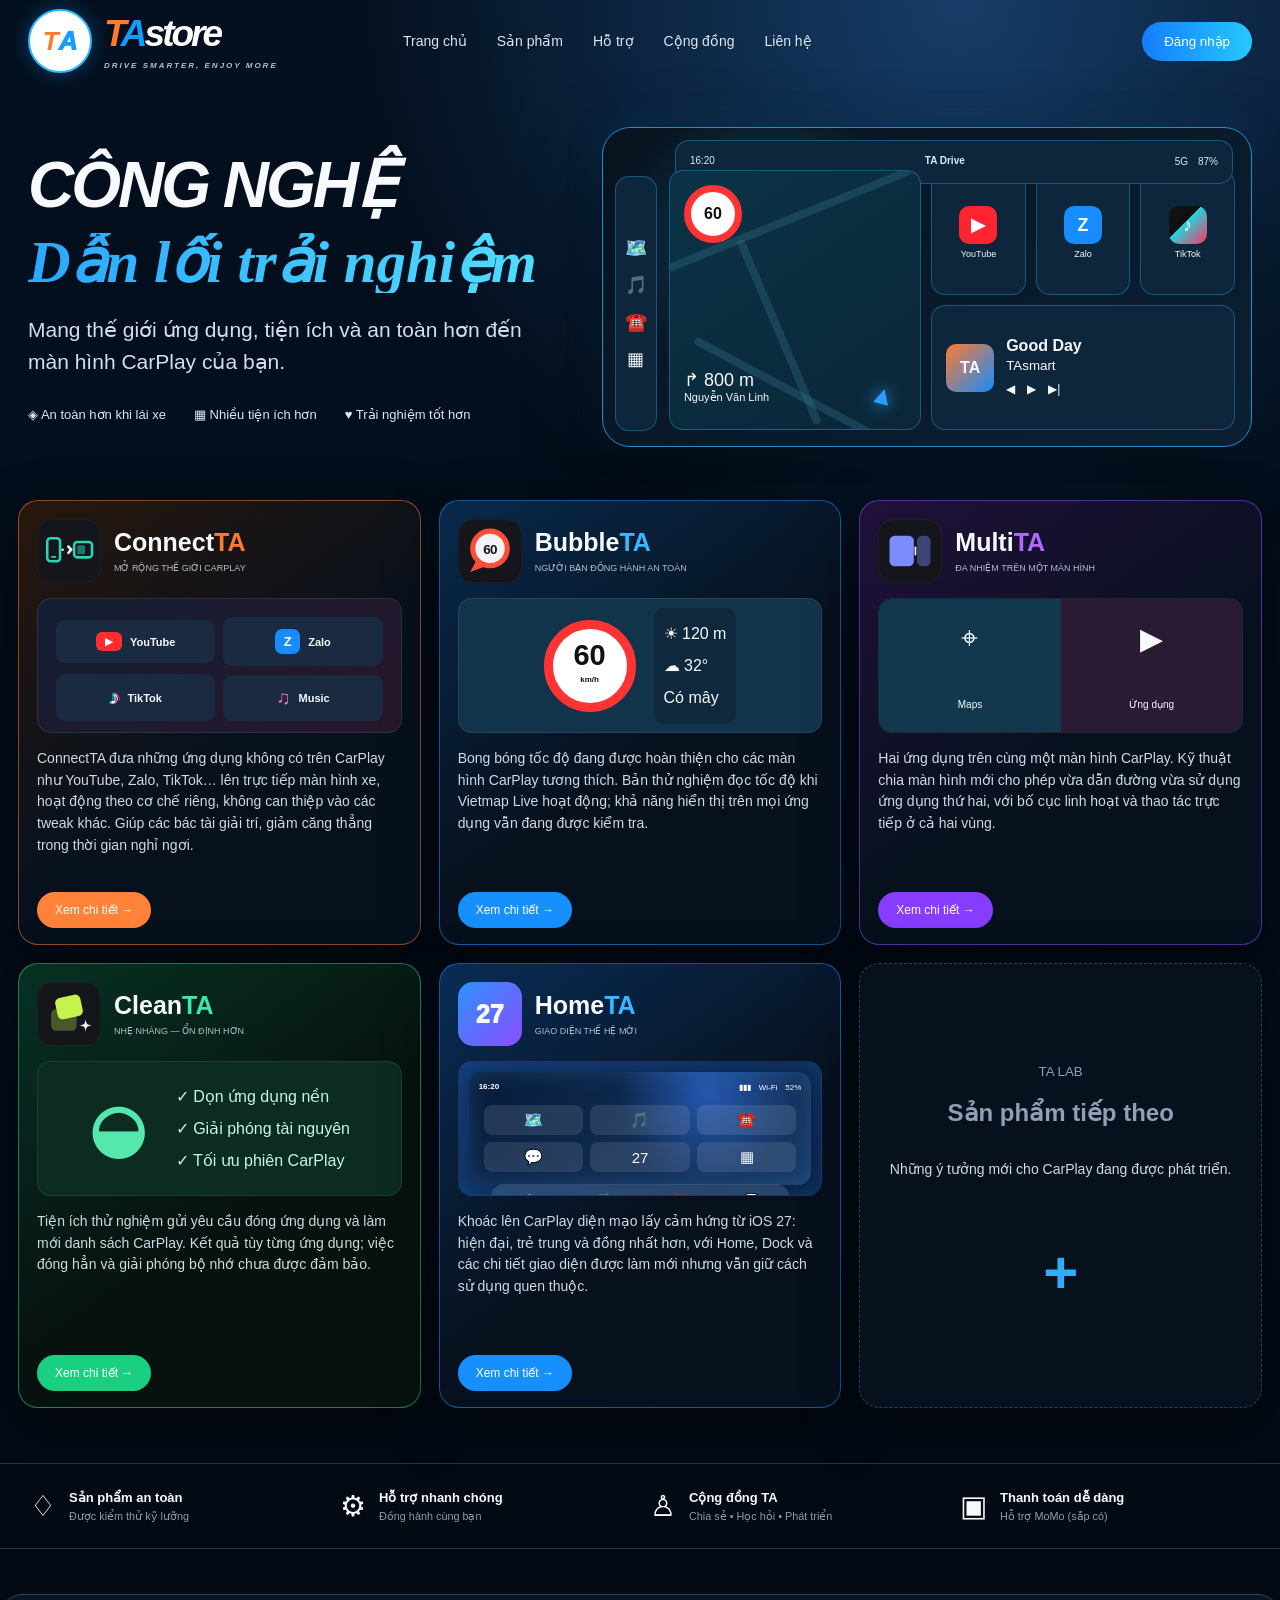
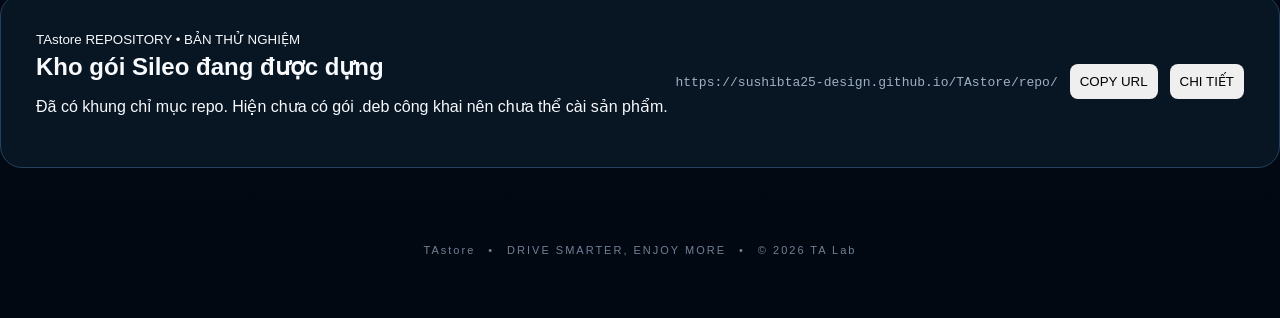
<file: index.html>
<!doctype html><html lang="vi"><head><meta charset="utf-8"><meta name="viewport" content="width=device-width,initial-scale=1"><title>TAstore — Drive Smarter</title><link rel="stylesheet" href="assets/style.css?v=20260924-1751"></head><body>
<header class="top">
<a class="brand" href="#"><span class="logo"><b>T</b><i>A</i></span><strong><b>T</b><i>A</i><em>store</em><small>DRIVE SMARTER, ENJOY MORE</small></strong></a>
<button class="menu-toggle" type="button" aria-label="Mở danh mục" aria-expanded="false" aria-controls="siteNav"><span></span><span></span><span></span></button>
<nav id="siteNav" aria-label="Danh mục chính"><a href="#">Trang chủ</a><a href="#products">Sản phẩm</a><a href="#support">Hỗ trợ</a><a href="#community">Cộng đồng</a><a href="#contact">Liên hệ</a><button class="mobile-login" type="button">Đăng nhập</button></nav>
<button class="desktop-login" type="button">Đăng nhập</button></header>
<section class="hero"><div><h1>CÔNG NGHỆ<br><span class="experience">Dẫn lối trải nghiệm</span></h1><p>Mang thế giới ứng dụng, tiện ích và an toàn hơn đến màn hình CarPlay của bạn.</p><div class="benefit"><span>◈ An toàn hơn khi lái xe</span><span>▦ Nhiều tiện ích hơn</span><span>♥ Trải nghiệm tốt hơn</span></div></div><div class="screen">
<div class="cpbar"><span>16:20</span><b>TA Drive</b><span>5G　87%</span></div>
<div class="map"><div class="road r1"></div><div class="road r2"></div><div class="road r3"></div><b>60</b><span class="route">↱ 800 m<small>Nguyễn Văn Linh</small></span><i class="arrow">▲</i></div>
<div class="app youtube"><i>▶</i><small>YouTube</small></div>
<div class="app zaloapp"><i>Z</i><small>Zalo</small></div>
<div class="app tiktokapp"><i>♪</i><small>TikTok</small></div>
<div class="music"><div class="cover">TA</div><div><b>Good Day</b><small>TAsmart</small><span>◀　▶　▶|</span></div></div>
<div class="cpdock"><i>🗺️</i><i>🎵</i><i>☎️</i><i>▦</i></div>
</div></section>
<section id="products" class="products">
<article class="card orange"><div class="head"><div class="ico"><svg width="100%" height="100%" viewBox="0 0 100 100" aria-label="Logo ConnectTA"><rect width="100" height="100" rx="24" fill="#14161B"></rect><rect x="0.5" y="0.5" width="99" height="99" rx="23.5" fill="none" stroke="#FFFFFF" stroke-opacity="0.08"></rect><rect x="16" y="30" width="20" height="36" rx="5" fill="none" stroke="#2BD4B4" stroke-width="4"></rect><rect x="22" y="58" width="8" height="2.5" rx="1.25" fill="#2BD4B4"></rect><rect x="58" y="36" width="28" height="24" rx="5" fill="none" stroke="#2BD4B4" stroke-width="4"></rect><rect x="63" y="41" width="12" height="14" rx="2" fill="#2BD4B4" fill-opacity="0.5"></rect><path d="M40 48 H46" stroke="#F2F3F7" stroke-width="4" stroke-linecap="round" stroke-dasharray="0.01 6"></path><path d="M49 43 L53.5 48 L49 53" fill="none" stroke="#F2F3F7" stroke-width="4" stroke-linecap="round" stroke-linejoin="round"></path></svg></div><div><h2>Connect<span>TA</span></h2><small>MỞ RỘNG THẾ GIỚI CARPLAY</small></div></div><div class="demo appsdemo"><b><span class="yt-mark">▶</span> YouTube</b><b><span class="zalo-mark">Z</span> Zalo</b><b><span class="tt-mark">♪</span> TikTok</b><b><span class="music-mark">♫</span> Music</b></div><p>ConnectTA đưa những ứng dụng không có trên CarPlay như YouTube, Zalo, TikTok… lên trực tiếp màn hình xe, hoạt động theo cơ chế riêng, không can thiệp vào các tweak khác. Giúp các bác tài giải trí, giảm căng thẳng trong thời gian nghỉ ngơi.</p><a href="connectta.html">Xem chi tiết →</a></article>
<article class="card blue"><div class="head"><div class="ico"><svg width="100%" height="100%" viewBox="0 0 100 100" aria-label="Logo BubbleTA"><rect width="100" height="100" rx="24" fill="#14161B"></rect><rect x="0.5" y="0.5" width="99" height="99" rx="23.5" fill="none" stroke="#FFFFFF" stroke-opacity="0.08"></rect><path d="M29 64 L19 83 L43 74 Z" fill="#FF4D3A"></path><circle cx="50" cy="46" r="27" fill="#F2F3F7" stroke="#FF4D3A" stroke-width="8"></circle><text x="50" y="47" text-anchor="middle" dominant-baseline="central" font-family="Unbounded, 'Helvetica Neue', sans-serif" font-weight="700" font-size="21" letter-spacing="-1" fill="#14161B">60</text></svg></div><div><h2>Bubble<span>TA</span></h2><small>NGƯỜI BẠN ĐỒNG HÀNH AN TOÀN</small></div></div><div class="demo bubbledemo"><strong>60<small>km/h</small></strong><div>☀ 120 m<br>☁ 32°<br>Có mây</div></div><p>Bong bóng tốc độ đang được hoàn thiện cho các màn hình CarPlay tương thích. Bản thử nghiệm đọc tốc độ khi Vietmap Live hoạt động; khả năng hiển thị trên mọi ứng dụng vẫn đang được kiểm tra.</p><a href="bubbleta.html">Xem chi tiết →</a></article>
<article class="card purple"><div class="head"><div class="ico"><svg width="100%" height="100%" viewBox="0 0 100 100" aria-label="Logo MultiTA"><rect width="100" height="100" rx="24" fill="#14161B"></rect><rect x="0.5" y="0.5" width="99" height="99" rx="23.5" fill="none" stroke="#FFFFFF" stroke-opacity="0.08"></rect><rect x="18" y="26" width="38" height="48" rx="8" fill="#7C8CFF"></rect><rect x="61" y="26" width="21" height="48" rx="8" fill="#7C8CFF" fill-opacity="0.4"></rect><rect x="57.2" y="43" width="2.6" height="14" rx="1.3" fill="#F2F3F7"></rect></svg></div><div><h2>Multi<span>TA</span></h2><small>ĐA NHIỆM TRÊN MỘT MÀN HÌNH</small></div></div><div class="demo splitdemo"><div>⌖<br><small>Maps</small></div><div>▶<br><small>Ứng dụng</small></div></div><p>Hai ứng dụng trên cùng một màn hình CarPlay. Kỹ thuật chia màn hình mới cho phép vừa dẫn đường vừa sử dụng ứng dụng thứ hai, với bố cục linh hoạt và thao tác trực tiếp ở cả hai vùng.</p><a href="multita.html">Xem chi tiết →</a></article>
<article class="card green"><div class="head"><div class="ico"><svg width="100%" height="100%" viewBox="0 0 100 100" aria-label="Logo CleanTA"><rect width="100" height="100" rx="24" fill="#14161B"></rect><rect x="0.5" y="0.5" width="99" height="99" rx="23.5" fill="none" stroke="#FFFFFF" stroke-opacity="0.08"></rect><rect x="22" y="42" width="40" height="34" rx="8" fill="#C6F24E" fill-opacity="0.3"></rect><rect x="30" y="22" width="40" height="34" rx="8" fill="#C6F24E" transform="rotate(-12 50 39)"></rect><path d="M76 58 C77 66 78 67 86 68 C78 69 77 70 76 78 C75 70 74 69 66 68 C74 67 75 66 76 58 Z" fill="#F2F3F7"></path></svg></div><div><h2>Clean<span>TA</span></h2><small>NHẸ NHÀNG — ỔN ĐỊNH HƠN</small></div></div><div class="demo cleandemo"><b>◒</b><span>✓ Dọn ứng dụng nền<br>✓ Giải phóng tài nguyên<br>✓ Tối ưu phiên CarPlay</span></div><p>Tiện ích thử nghiệm gửi yêu cầu đóng ứng dụng và làm mới danh sách CarPlay. Kết quả tùy từng ứng dụng; việc đóng hẳn và giải phóng bộ nhớ chưa được đảm bảo.</p><a href="cleanta.html">Xem chi tiết →</a></article>
<article class="card cyan"><div class="head"><div class="ico home">27</div><div><h2>Home<span>TA</span></h2><small>GIAO DIỆN THẾ HỆ MỚI</small></div></div><div class="demo homedemo"><div class="ios27-home"><div class="ios-status"><b>16:20</b><span>▮▮▮　Wi‑Fi　52%</span></div><div class="ios-apps"><i>🗺️</i><i>🎵</i><i>☎️</i><i>💬</i><i>27</i><i>▦</i></div><div class="ios-dock"><i>🗺️</i><i>🎵</i><i>☎️</i><i>💬</i></div></div></div><p>Khoác lên CarPlay diện mạo lấy cảm hứng từ iOS 27: hiện đại, trẻ trung và đồng nhất hơn, với Home, Dock và các chi tiết giao diện được làm mới nhưng vẫn giữ cách sử dụng quen thuộc.</p><a href="#">Xem chi tiết →</a></article>
<article class="card next"><small>TA LAB</small><h2>Sản phẩm tiếp theo</h2><p>Những ý tưởng mới cho CarPlay đang được phát triển.</p><b>+</b></article>
</section>
<section class="trust" id="support"><div>♢ <span><b>Sản phẩm an toàn</b><small>Được kiểm thử kỹ lưỡng</small></span></div><div>⚙ <span><b>Hỗ trợ nhanh chóng</b><small>Đồng hành cùng bạn</small></span></div><div id="community">♙ <span><b>Cộng đồng TA</b><small>Chia sẻ • Học hỏi • Phát triển</small></span></div><div>▣ <span><b>Thanh toán dễ dàng</b><small>Hỗ trợ MoMo (sắp có)</small></span></div></section>
<section class="repo"><div><small>TAstore REPOSITORY • BẢN THỬ NGHIỆM</small><h2>Kho gói Sileo đang được dựng</h2><p>Đã có khung chỉ mục repo. Hiện chưa có gói .deb công khai nên chưa thể cài sản phẩm.</p></div><div><code>https://sushibta25-design.github.io/TAstore/repo/</code><button onclick="navigator.clipboard.writeText('https://sushibta25-design.github.io/TAstore/repo/')">COPY URL</button><button onclick="location.href='repo/'">CHI TIẾT</button></div></section>
<div class="login-notice" id="loginNotice" role="status" aria-live="polite"></div><footer id="contact">TAstore　•　DRIVE SMARTER, ENJOY MORE　•　© 2026 TA Lab</footer><script>
(()=>{const header=document.querySelector('.top'),toggle=document.querySelector('.menu-toggle'),nav=document.querySelector('#siteNav'),notice=document.querySelector('#loginNotice');if(!header||!toggle||!nav)return;toggle.addEventListener('click',()=>{const open=header.classList.toggle('menu-open');toggle.setAttribute('aria-expanded',String(open));toggle.setAttribute('aria-label',open?'Đóng danh mục':'Mở danh mục')});nav.addEventListener('click',e=>{if(e.target.closest('a')){header.classList.remove('menu-open');toggle.setAttribute('aria-expanded','false');toggle.setAttribute('aria-label','Mở danh mục')}});document.querySelectorAll('.desktop-login,.mobile-login').forEach(button=>button.addEventListener('click',()=>{notice.textContent='Tài khoản sẽ mở khi hệ thống key và thanh toán hoàn tất.';notice.classList.add('visible');window.clearTimeout(window.taLoginNoticeTimer);window.taLoginNoticeTimer=window.setTimeout(()=>notice.classList.remove('visible'),3500);header.classList.remove('menu-open');toggle.setAttribute('aria-expanded','false')}))})();
</script></body></html>
</file>
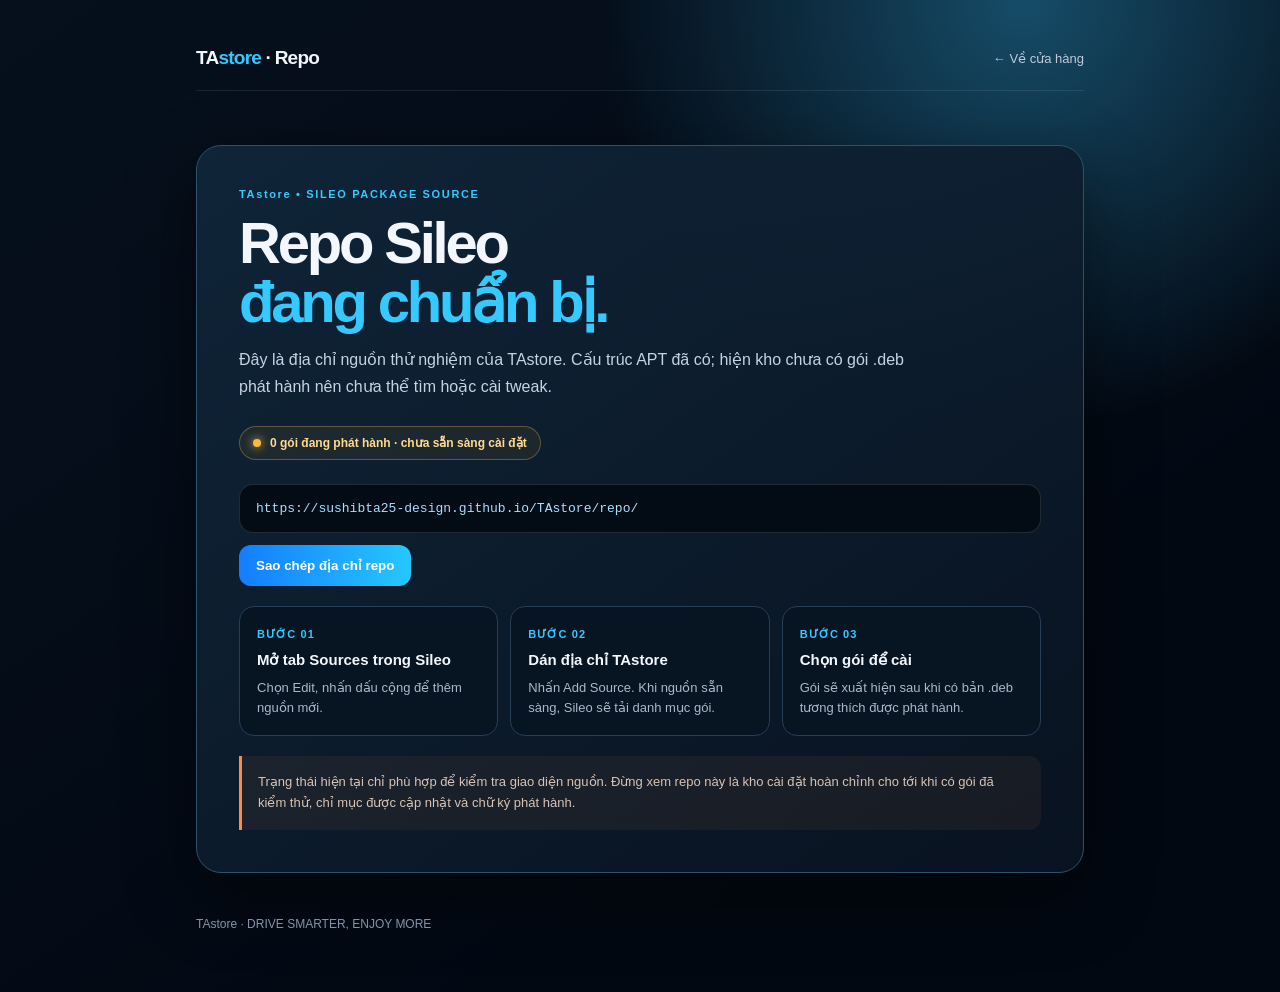
<file: repo/index.html>
<!doctype html>
<html lang="vi">
<head>
<meta charset="utf-8">
<meta name="viewport" content="width=device-width,initial-scale=1">
<meta name="theme-color" content="#06101d">
<title>TAstore Repo — Sileo</title>
<style>
:root{color-scheme:dark;--line:#263e57;--text:#f3f7fc;--muted:#aab9ca;--cyan:#35c9ff;--orange:#ff8a42}
*{box-sizing:border-box}
body{margin:0;min-height:100vh;background:radial-gradient(circle at 80% 0,#164c68 0,transparent 30%),linear-gradient(145deg,#06101d,#020812 75%);color:var(--text);font-family:Inter,-apple-system,BlinkMacSystemFont,"Segoe UI",sans-serif}
main{max-width:940px;margin:auto;padding:26px}
a{color:inherit}
header{height:65px;display:flex;justify-content:space-between;align-items:center;border-bottom:1px solid #ffffff16}
.brand{text-decoration:none;font-size:19px;font-weight:850;letter-spacing:-.04em}.brand span{color:var(--cyan)}
.back{color:#c0cada;font-size:13px;text-decoration:none}
.panel{margin:54px 0 20px;padding:clamp(22px,5vw,42px);border:1px solid #2d516b;border-radius:25px;background:linear-gradient(145deg,#10263aee,#091321ee);box-shadow:0 24px 70px #0007}
.kicker{color:var(--cyan);font-size:11px;font-weight:800;letter-spacing:.15em}
h1{font-size:clamp(34px,7vw,58px);line-height:1.02;letter-spacing:-.055em;margin:13px 0}
.lead{color:#c6d3e2;font-size:16px;line-height:1.65;max-width:680px}
.status{display:inline-flex;align-items:center;gap:9px;margin:10px 0 24px;padding:9px 13px;border:1px solid #f2b24f55;border-radius:99px;background:#dc9b2015;color:#ffda91;font-size:12px;font-weight:750}
.dot{width:8px;height:8px;border-radius:50%;background:#ffb83f;box-shadow:0 0 10px #ffb83f}
.url{padding:16px;border:1px solid #ffffff20;border-radius:14px;background:#030b14;color:#a9dfff;overflow-wrap:anywhere;font:13px ui-monospace,SFMono-Regular,Menlo,monospace}
button{margin-top:12px;border:0;border-radius:12px;padding:13px 17px;background:linear-gradient(90deg,#147dff,#25c8ff);color:#fff;font-weight:800;cursor:pointer}
.steps{display:grid;grid-template-columns:repeat(3,1fr);gap:12px;margin-top:20px}
.step{padding:17px;border:1px solid var(--line);border-radius:15px;background:#071421}
.step b{color:var(--cyan);font-size:11px;letter-spacing:.1em}.step h2{font-size:15px;margin:9px 0}.step p{margin:0;color:var(--muted);font-size:13px;line-height:1.55}
.note{padding:16px;border-left:3px solid var(--orange);border-radius:0 12px 12px 0;background:#ff8a4210;color:#d7c3b4;font-size:13px;line-height:1.6;margin-top:20px}
footer{padding:24px 0 35px;color:#8394a8;font-size:12px}
@media(max-width:620px){main{padding:16px}.panel{margin-top:34px}.steps{grid-template-columns:1fr}.lead{font-size:15px}}
</style>
</head>
<body><main>
<header><a class="brand" href="../">TA<span>store</span> · Repo</a><a class="back" href="../">← Về cửa hàng</a></header>
<section class="panel">
<div class="kicker">TAstore • SILEO PACKAGE SOURCE</div>
<h1>Repo Sileo<br><span style="color:#35c9ff">đang chuẩn bị.</span></h1>
<p class="lead">Đây là địa chỉ nguồn thử nghiệm của TAstore. Cấu trúc APT đã có; hiện kho chưa có gói .deb phát hành nên chưa thể tìm hoặc cài tweak.</p>
<div class="status"><i class="dot"></i> 0 gói đang phát hành · chưa sẵn sàng cài đặt</div>
<div class="url" id="repoUrl">https://sushibta25-design.github.io/TAstore/repo/</div>
<button type="button" id="copyRepo">Sao chép địa chỉ repo</button>
<div class="steps">
<article class="step"><b>BƯỚC 01</b><h2>Mở tab Sources trong Sileo</h2><p>Chọn Edit, nhấn dấu cộng để thêm nguồn mới.</p></article>
<article class="step"><b>BƯỚC 02</b><h2>Dán địa chỉ TAstore</h2><p>Nhấn Add Source. Khi nguồn sẵn sàng, Sileo sẽ tải danh mục gói.</p></article>
<article class="step"><b>BƯỚC 03</b><h2>Chọn gói để cài</h2><p>Gói sẽ xuất hiện sau khi có bản .deb tương thích được phát hành.</p></article>
</div>
<div class="note">Trạng thái hiện tại chỉ phù hợp để kiểm tra giao diện nguồn. Đừng xem repo này là kho cài đặt hoàn chỉnh cho tới khi có gói đã kiểm thử, chỉ mục được cập nhật và chữ ký phát hành.</div>
</section>
<footer>TAstore · DRIVE SMARTER, ENJOY MORE</footer>
<script>
document.getElementById('copyRepo').addEventListener('click',async()=>{const b=document.getElementById('copyRepo');try{await navigator.clipboard.writeText(document.getElementById('repoUrl').textContent);b.textContent='Đã sao chép'}catch(e){b.textContent='Hãy nhấn giữ địa chỉ để sao chép'}setTimeout(()=>b.textContent='Sao chép địa chỉ repo',2200)});
</script>
</main></body></html>
</file>
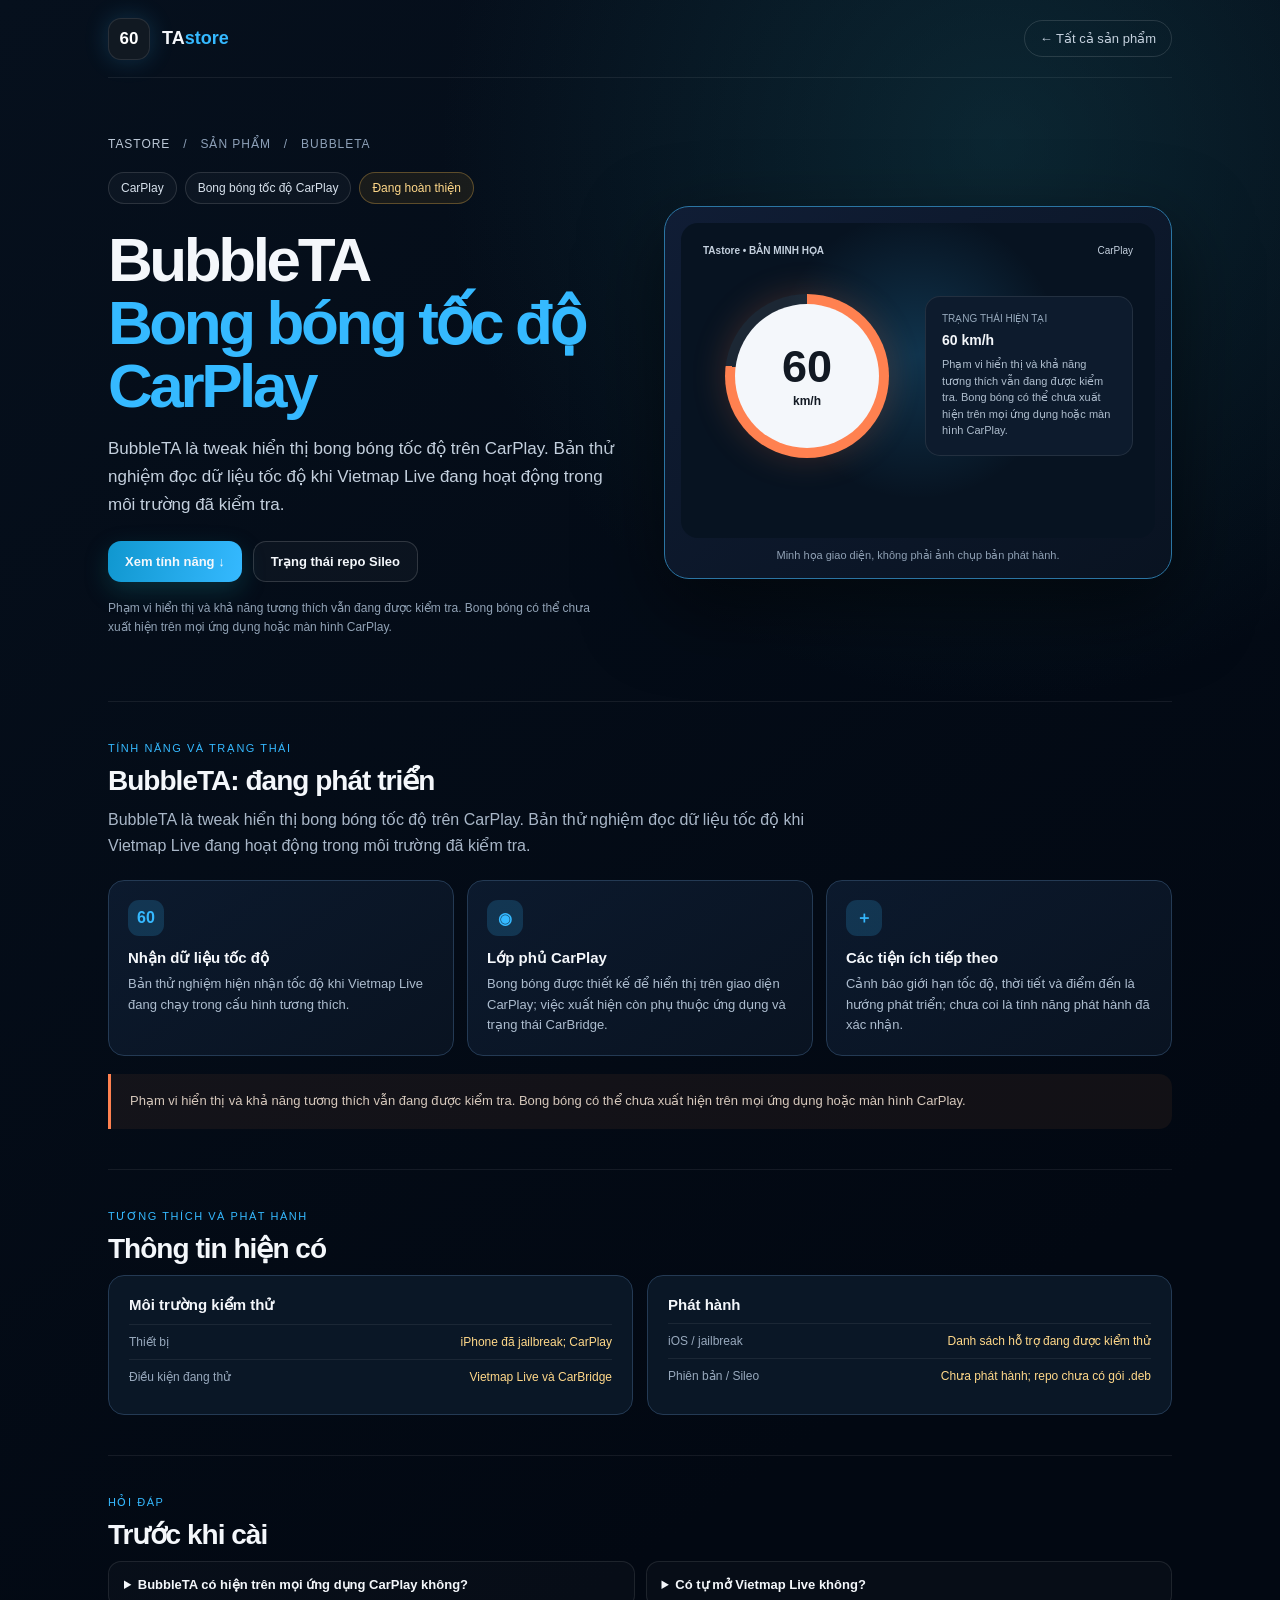
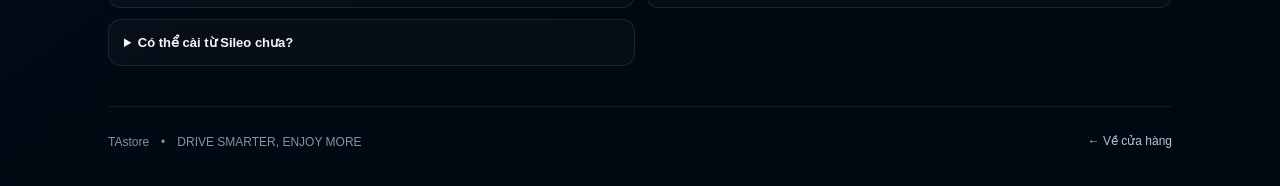
<file: bubbleta.html>
<!doctype html>
<html lang="vi"><head><meta charset="utf-8"><meta name="viewport" content="width=device-width, initial-scale=1"><meta name="theme-color" content="#06101d"><title>BubbleTA | TAstore</title>
<style>:root{--accent:#47baff;--accent2:#ff5947}</style>
<style>
:root{color-scheme:dark;--bg:#06101d;--panel:#0b1929;--line:#243a54;--text:#f4f7fb;--muted:#a9b7c8;--accent:#35b9ff;--accent2:#ff8150}
*{box-sizing:border-box}
body{margin:0;background:radial-gradient(circle at 78% 8%,#164d5966,transparent 29%),linear-gradient(145deg,#06101d,#020812 75%);color:var(--text);font-family:Inter,-apple-system,BlinkMacSystemFont,"Segoe UI",sans-serif}
a{color:inherit}
.wrap{max-width:1120px;margin:auto;padding:0 28px}
.top{height:78px;display:flex;align-items:center;justify-content:space-between;border-bottom:1px solid #ffffff12}
.brand{display:flex;align-items:center;gap:12px;text-decoration:none;font-weight:800;font-size:18px}
.brand-mark{width:42px;height:42px;border-radius:13px;display:grid;place-items:center;font-weight:900;font-size:17px;color:#fff;background:#111922;border:1px solid #ffffff1a;box-shadow:0 0 24px color-mix(in srgb,var(--accent) 20%,transparent)}
.brand-name span{color:var(--accent)}
.back{font-size:13px;color:#c5d1de;text-decoration:none;padding:10px 15px;border:1px solid #ffffff20;border-radius:20px}
.back:hover{border-color:var(--accent);color:white}
.hero{display:grid;grid-template-columns:1fr 1fr;gap:48px;align-items:center;padding:58px 0 52px}
.crumb{font-size:12px;color:#8da0b8;letter-spacing:.08em;text-transform:uppercase}
.crumb a{text-decoration:none;color:#bdc9d8}
.badges{display:flex;flex-wrap:wrap;gap:8px;margin:19px 0 24px}
.badges span{border:1px solid #ffffff20;background:#ffffff08;border-radius:99px;padding:8px 12px;color:#d7e1ec;font-size:12px}
.badges .status{border-color:#e4ad4c55;background:#d99b2418;color:#ffd889}
h1{font-size:clamp(39px,5.3vw,62px);line-height:1.02;letter-spacing:-.055em;margin:17px 0}
h1 span{color:var(--accent)}
.lead{font-size:17px;line-height:1.65;color:#c4d0de;max-width:560px;margin:0 0 22px}
.actions{display:flex;gap:11px;flex-wrap:wrap}
.button{display:inline-flex;justify-content:center;align-items:center;padding:12px 17px;border-radius:13px;text-decoration:none;font-size:13px;font-weight:750}
.primary{background:linear-gradient(100deg,#1097cf,var(--accent));box-shadow:0 9px 25px #138f9840}
.secondary{border:1px solid #ffffff26;background:#ffffff08}
.note{font-size:12px;color:#91a2b5;line-height:1.6;margin-top:17px}
.preview{padding:16px;border:1px solid color-mix(in srgb,var(--accent) 50%,#203047);border-radius:25px;background:linear-gradient(145deg,#101d35,#091321);box-shadow:0 28px 80px #0008}
.preview-screen{min-height:315px;position:relative;overflow:hidden;border-radius:17px;padding:22px;background:radial-gradient(circle at 50% 42%,color-mix(in srgb,var(--accent) 20%,transparent),transparent 48%),#071321}
.statusbar{display:flex;justify-content:space-between;font-size:10px;color:#c4d0de}
.bubble-layout{height:240px;display:grid;grid-template-columns:1fr 1fr;align-items:center;gap:14px}
.speed-ring{width:164px;height:164px;margin:auto;border-radius:50%;display:grid;place-items:center;background:conic-gradient(var(--accent2) 0 77%,#ffffff16 77%);padding:10px;box-shadow:0 0 35px color-mix(in srgb,var(--accent2) 20%,transparent)}
.speed-face{width:100%;height:100%;border-radius:50%;display:flex;flex-direction:column;align-items:center;justify-content:center;background:#f4f7fb;color:#121923}
.speed-face b{font-size:45px;line-height:1}.speed-face small{font-weight:800;font-size:12px;margin-top:5px}
.preview-info{padding:16px;border:1px solid #ffffff17;border-radius:15px;background:#0d1b2d}
.preview-info small{display:block;color:#97aabd;font-size:10px;margin-bottom:8px}
.preview-info strong{display:block;font-size:14px}
.preview-info p{color:#aebdcd;font-size:11px;line-height:1.5;margin:8px 0 0}
.caption{font-size:11px;color:#8fa0b4;margin-top:11px;text-align:center}
.section{padding:40px 0;border-top:1px solid #ffffff12}
.kicker{font-size:11px;color:var(--accent);letter-spacing:.14em;text-transform:uppercase}
h2{font-size:28px;letter-spacing:-.035em;margin:9px 0 10px}
.section-intro{color:var(--muted);line-height:1.6;max-width:720px;margin:0 0 22px}
.grid{display:grid;grid-template-columns:repeat(3,1fr);gap:13px}
.tile{padding:19px;border:1px solid var(--line);border-radius:16px;background:linear-gradient(145deg,#102139aa,#091321)}
.tile .icon{width:36px;height:36px;border-radius:11px;display:grid;place-items:center;background:color-mix(in srgb,var(--accent) 18%,transparent);color:var(--accent);font-weight:900}
.tile h3{font-size:15px;margin:13px 0 7px}
.tile p{font-size:13px;color:#adbdcf;line-height:1.58;margin:0}
.callout{padding:17px 19px;border-left:3px solid var(--accent2);border-radius:0 13px 13px 0;background:#ff8a4210;color:#d6c8bc;font-size:13px;line-height:1.6;margin-top:18px}
.info-grid{display:grid;grid-template-columns:1fr 1fr;gap:14px}
.info{padding:20px;border:1px solid var(--line);border-radius:16px;background:#0a1726}
.info h3{font-size:15px;margin:0 0 10px}
.info-row{display:flex;justify-content:space-between;gap:14px;padding:10px 0;border-top:1px solid #ffffff12;font-size:12px}
.info-row span:first-child{color:#98a9bd}
.info-row span:last-child{text-align:right;color:#e1e9f2}
.pending{color:#ffd889!important}
.faq{display:grid;grid-template-columns:1fr 1fr;gap:11px}
details{border:1px solid #ffffff18;background:#ffffff06;border-radius:13px;padding:15px}
summary{cursor:pointer;font-weight:700;font-size:13px}
details p{color:#acbbcc;font-size:12px;line-height:1.6;margin-bottom:0}
.footer{padding:27px 0 35px;border-top:1px solid #ffffff12;color:#8392a5;font-size:12px;display:flex;justify-content:space-between}
.footer a{text-decoration:none;color:#b6c5d5}
@media(max-width:800px){.hero{grid-template-columns:1fr;gap:28px;padding:42px 0}.preview{max-width:650px;width:100%}.grid{grid-template-columns:1fr}.info-grid{grid-template-columns:1fr}}
@media(max-width:540px){.wrap{padding:0 17px}.top{height:68px}.brand-mark{width:37px;height:37px}.brand{font-size:16px}.back{padding:9px 11px;font-size:11px}.hero{padding:34px 0 38px}h1{font-size:42px}.lead{font-size:15px}.preview{padding:9px}.preview-screen{min-height:285px;padding:15px}.bubble-layout{height:225px;grid-template-columns:1fr 1fr;gap:7px}.speed-ring{width:130px;height:130px;padding:8px}.speed-face b{font-size:37px}.preview-info{padding:11px}.section{padding:32px 0}h2{font-size:24px}.faq{grid-template-columns:1fr}.footer{display:block}.footer span{display:block;margin-top:8px}}
</style>
</head><body><div class="wrap">
<header class="top"><a class="brand" href="./" aria-label="Về TAstore"><span class="brand-mark">60</span><span class="brand-name">TA<span>store</span></span></a><a class="back" href="./#products">← Tất cả sản phẩm</a></header>
<main>
<section class="hero"><div><div class="crumb"><a href="./">TAstore</a>　/　Sản phẩm　/　BubbleTA</div>
<div class="badges"><span>CarPlay</span><span>Bong bóng tốc độ CarPlay</span><span class="status">Đang hoàn thiện</span></div>
<h1>BubbleTA<br><span>Bong bóng tốc độ CarPlay</span></h1><p class="lead">BubbleTA là tweak hiển thị bong bóng tốc độ trên CarPlay. Bản thử nghiệm đọc dữ liệu tốc độ khi Vietmap Live đang hoạt động trong môi trường đã kiểm tra.</p>
<div class="actions"><a class="button primary" href="#features">Xem tính năng ↓</a><a class="button secondary" href="repo/">Trạng thái repo Sileo</a></div>
<p class="note">Phạm vi hiển thị và khả năng tương thích vẫn đang được kiểm tra. Bong bóng có thể chưa xuất hiện trên mọi ứng dụng hoặc màn hình CarPlay.</p></div>
<div class="preview"><div class="preview-screen"><div class="statusbar"><b>TAstore • BẢN MINH HỌA</b><span>CarPlay</span></div>
<div class="bubble-layout"><div class="speed-ring"><div class="speed-face"><b>60</b><small>km/h</small></div></div>
<div class="preview-info"><small>TRẠNG THÁI HIỆN TẠI</small><strong>60 km/h</strong><p>Phạm vi hiển thị và khả năng tương thích vẫn đang được kiểm tra. Bong bóng có thể chưa xuất hiện trên mọi ứng dụng hoặc màn hình CarPlay.</p></div></div></div><div class="caption">Minh họa giao diện, không phải ảnh chụp bản phát hành.</div></div>
</section>
<section class="section" id="features"><div class="kicker">Tính năng và trạng thái</div><h2>BubbleTA: đang phát triển</h2><p class="section-intro">BubbleTA là tweak hiển thị bong bóng tốc độ trên CarPlay. Bản thử nghiệm đọc dữ liệu tốc độ khi Vietmap Live đang hoạt động trong môi trường đã kiểm tra.</p><div class="grid"><article class="tile"><div class="icon">60</div><h3>Nhận dữ liệu tốc độ</h3><p>Bản thử nghiệm hiện nhận tốc độ khi Vietmap Live đang chạy trong cấu hình tương thích.</p></article><article class="tile"><div class="icon">◉</div><h3>Lớp phủ CarPlay</h3><p>Bong bóng được thiết kế để hiển thị trên giao diện CarPlay; việc xuất hiện còn phụ thuộc ứng dụng và trạng thái CarBridge.</p></article><article class="tile"><div class="icon">＋</div><h3>Các tiện ích tiếp theo</h3><p>Cảnh báo giới hạn tốc độ, thời tiết và điểm đến là hướng phát triển; chưa coi là tính năng phát hành đã xác nhận.</p></article></div><div class="callout">Phạm vi hiển thị và khả năng tương thích vẫn đang được kiểm tra. Bong bóng có thể chưa xuất hiện trên mọi ứng dụng hoặc màn hình CarPlay.</div></section>
<section class="section"><div class="kicker">Tương thích và phát hành</div><h2>Thông tin hiện có</h2><div class="info-grid"><div class="info"><h3>Môi trường kiểm thử</h3><div class="info-row"><span>Thiết bị</span><span class="pending">iPhone đã jailbreak; CarPlay</span></div><div class="info-row"><span>Điều kiện đang thử</span><span class="pending">Vietmap Live và CarBridge</span></div></div><div class="info"><h3>Phát hành</h3><div class="info-row"><span>iOS / jailbreak</span><span class="pending">Danh sách hỗ trợ đang được kiểm thử</span></div><div class="info-row"><span>Phiên bản / Sileo</span><span class="pending">Chưa phát hành; repo chưa có gói .deb</span></div></div></div></section>
<section class="section"><div class="kicker">Hỏi đáp</div><h2>Trước khi cài</h2><div class="faq"><details><summary>BubbleTA có hiện trên mọi ứng dụng CarPlay không?</summary><p>Chưa. Bản thử nghiệm chưa ổn định trên mọi màn hình và ứng dụng; khả năng hiển thị còn phụ thuộc CarBridge.</p></details><details><summary>Có tự mở Vietmap Live không?</summary><p>Không. Bản hiện tại đọc dữ liệu khi Vietmap Live đang chạy; chưa xác nhận khả năng tự khởi chạy ứng dụng.</p></details><details><summary>Có thể cài từ Sileo chưa?</summary><p>Chưa. TAstore Repo hiện chưa có gói .deb phát hành.</p></details></div></section>
</main><footer class="footer"><span>TAstore　•　DRIVE SMARTER, ENJOY MORE</span><span><a href="./#products">← Về cửa hàng</a></span></footer>
</div></body></html>
</file>
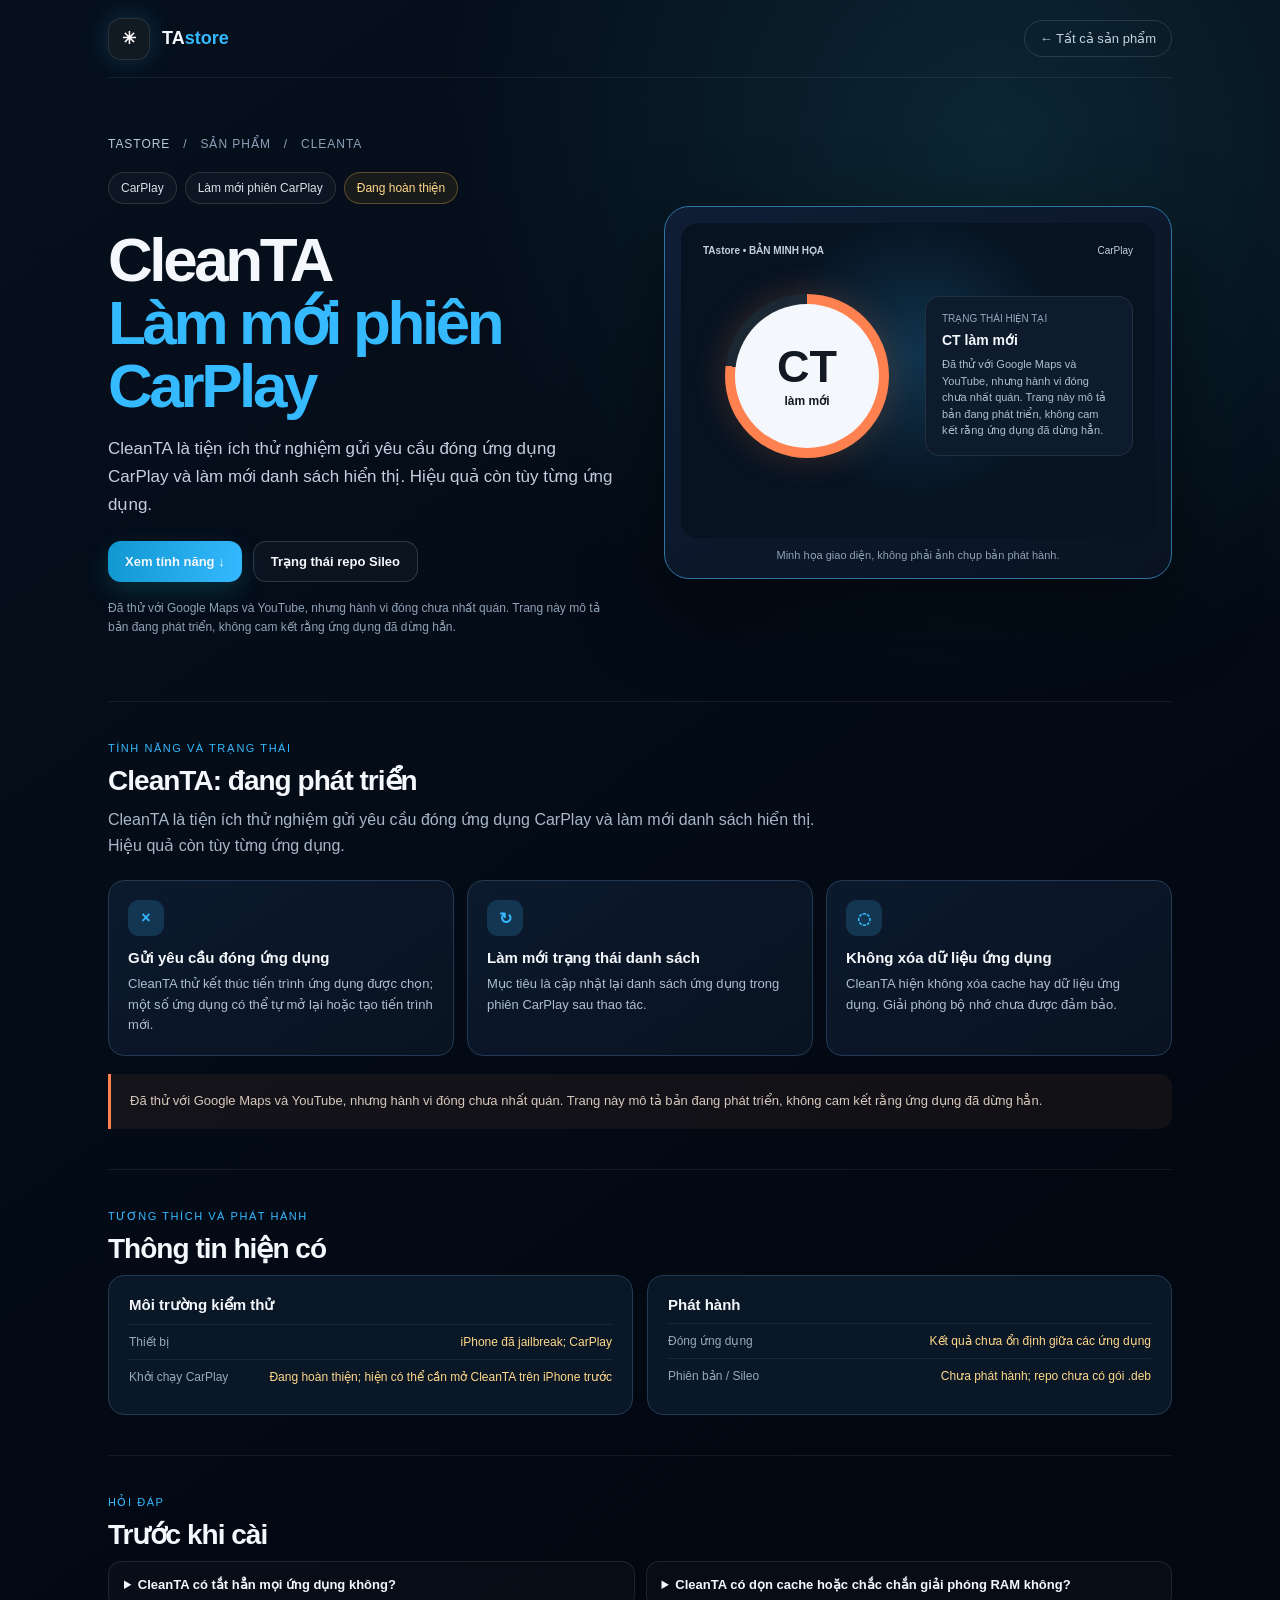
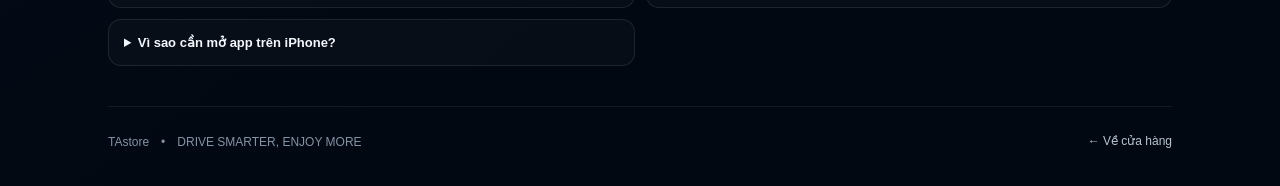
<file: cleanta.html>
<!doctype html>
<html lang="vi"><head><meta charset="utf-8"><meta name="viewport" content="width=device-width, initial-scale=1"><meta name="theme-color" content="#06101d"><title>CleanTA | TAstore</title>
<style>:root{--accent:#b9ed58;--accent2:#e6b45c}</style>
<style>
:root{color-scheme:dark;--bg:#06101d;--panel:#0b1929;--line:#243a54;--text:#f4f7fb;--muted:#a9b7c8;--accent:#35b9ff;--accent2:#ff8150}
*{box-sizing:border-box}
body{margin:0;background:radial-gradient(circle at 78% 8%,#164d5966,transparent 29%),linear-gradient(145deg,#06101d,#020812 75%);color:var(--text);font-family:Inter,-apple-system,BlinkMacSystemFont,"Segoe UI",sans-serif}
a{color:inherit}
.wrap{max-width:1120px;margin:auto;padding:0 28px}
.top{height:78px;display:flex;align-items:center;justify-content:space-between;border-bottom:1px solid #ffffff12}
.brand{display:flex;align-items:center;gap:12px;text-decoration:none;font-weight:800;font-size:18px}
.brand-mark{width:42px;height:42px;border-radius:13px;display:grid;place-items:center;font-weight:900;font-size:17px;color:#fff;background:#111922;border:1px solid #ffffff1a;box-shadow:0 0 24px color-mix(in srgb,var(--accent) 20%,transparent)}
.brand-name span{color:var(--accent)}
.back{font-size:13px;color:#c5d1de;text-decoration:none;padding:10px 15px;border:1px solid #ffffff20;border-radius:20px}
.back:hover{border-color:var(--accent);color:white}
.hero{display:grid;grid-template-columns:1fr 1fr;gap:48px;align-items:center;padding:58px 0 52px}
.crumb{font-size:12px;color:#8da0b8;letter-spacing:.08em;text-transform:uppercase}
.crumb a{text-decoration:none;color:#bdc9d8}
.badges{display:flex;flex-wrap:wrap;gap:8px;margin:19px 0 24px}
.badges span{border:1px solid #ffffff20;background:#ffffff08;border-radius:99px;padding:8px 12px;color:#d7e1ec;font-size:12px}
.badges .status{border-color:#e4ad4c55;background:#d99b2418;color:#ffd889}
h1{font-size:clamp(39px,5.3vw,62px);line-height:1.02;letter-spacing:-.055em;margin:17px 0}
h1 span{color:var(--accent)}
.lead{font-size:17px;line-height:1.65;color:#c4d0de;max-width:560px;margin:0 0 22px}
.actions{display:flex;gap:11px;flex-wrap:wrap}
.button{display:inline-flex;justify-content:center;align-items:center;padding:12px 17px;border-radius:13px;text-decoration:none;font-size:13px;font-weight:750}
.primary{background:linear-gradient(100deg,#1097cf,var(--accent));box-shadow:0 9px 25px #138f9840}
.secondary{border:1px solid #ffffff26;background:#ffffff08}
.note{font-size:12px;color:#91a2b5;line-height:1.6;margin-top:17px}
.preview{padding:16px;border:1px solid color-mix(in srgb,var(--accent) 50%,#203047);border-radius:25px;background:linear-gradient(145deg,#101d35,#091321);box-shadow:0 28px 80px #0008}
.preview-screen{min-height:315px;position:relative;overflow:hidden;border-radius:17px;padding:22px;background:radial-gradient(circle at 50% 42%,color-mix(in srgb,var(--accent) 20%,transparent),transparent 48%),#071321}
.statusbar{display:flex;justify-content:space-between;font-size:10px;color:#c4d0de}
.bubble-layout{height:240px;display:grid;grid-template-columns:1fr 1fr;align-items:center;gap:14px}
.speed-ring{width:164px;height:164px;margin:auto;border-radius:50%;display:grid;place-items:center;background:conic-gradient(var(--accent2) 0 77%,#ffffff16 77%);padding:10px;box-shadow:0 0 35px color-mix(in srgb,var(--accent2) 20%,transparent)}
.speed-face{width:100%;height:100%;border-radius:50%;display:flex;flex-direction:column;align-items:center;justify-content:center;background:#f4f7fb;color:#121923}
.speed-face b{font-size:45px;line-height:1}.speed-face small{font-weight:800;font-size:12px;margin-top:5px}
.preview-info{padding:16px;border:1px solid #ffffff17;border-radius:15px;background:#0d1b2d}
.preview-info small{display:block;color:#97aabd;font-size:10px;margin-bottom:8px}
.preview-info strong{display:block;font-size:14px}
.preview-info p{color:#aebdcd;font-size:11px;line-height:1.5;margin:8px 0 0}
.caption{font-size:11px;color:#8fa0b4;margin-top:11px;text-align:center}
.section{padding:40px 0;border-top:1px solid #ffffff12}
.kicker{font-size:11px;color:var(--accent);letter-spacing:.14em;text-transform:uppercase}
h2{font-size:28px;letter-spacing:-.035em;margin:9px 0 10px}
.section-intro{color:var(--muted);line-height:1.6;max-width:720px;margin:0 0 22px}
.grid{display:grid;grid-template-columns:repeat(3,1fr);gap:13px}
.tile{padding:19px;border:1px solid var(--line);border-radius:16px;background:linear-gradient(145deg,#102139aa,#091321)}
.tile .icon{width:36px;height:36px;border-radius:11px;display:grid;place-items:center;background:color-mix(in srgb,var(--accent) 18%,transparent);color:var(--accent);font-weight:900}
.tile h3{font-size:15px;margin:13px 0 7px}
.tile p{font-size:13px;color:#adbdcf;line-height:1.58;margin:0}
.callout{padding:17px 19px;border-left:3px solid var(--accent2);border-radius:0 13px 13px 0;background:#ff8a4210;color:#d6c8bc;font-size:13px;line-height:1.6;margin-top:18px}
.info-grid{display:grid;grid-template-columns:1fr 1fr;gap:14px}
.info{padding:20px;border:1px solid var(--line);border-radius:16px;background:#0a1726}
.info h3{font-size:15px;margin:0 0 10px}
.info-row{display:flex;justify-content:space-between;gap:14px;padding:10px 0;border-top:1px solid #ffffff12;font-size:12px}
.info-row span:first-child{color:#98a9bd}
.info-row span:last-child{text-align:right;color:#e1e9f2}
.pending{color:#ffd889!important}
.faq{display:grid;grid-template-columns:1fr 1fr;gap:11px}
details{border:1px solid #ffffff18;background:#ffffff06;border-radius:13px;padding:15px}
summary{cursor:pointer;font-weight:700;font-size:13px}
details p{color:#acbbcc;font-size:12px;line-height:1.6;margin-bottom:0}
.footer{padding:27px 0 35px;border-top:1px solid #ffffff12;color:#8392a5;font-size:12px;display:flex;justify-content:space-between}
.footer a{text-decoration:none;color:#b6c5d5}
@media(max-width:800px){.hero{grid-template-columns:1fr;gap:28px;padding:42px 0}.preview{max-width:650px;width:100%}.grid{grid-template-columns:1fr}.info-grid{grid-template-columns:1fr}}
@media(max-width:540px){.wrap{padding:0 17px}.top{height:68px}.brand-mark{width:37px;height:37px}.brand{font-size:16px}.back{padding:9px 11px;font-size:11px}.hero{padding:34px 0 38px}h1{font-size:42px}.lead{font-size:15px}.preview{padding:9px}.preview-screen{min-height:285px;padding:15px}.bubble-layout{height:225px;grid-template-columns:1fr 1fr;gap:7px}.speed-ring{width:130px;height:130px;padding:8px}.speed-face b{font-size:37px}.preview-info{padding:11px}.section{padding:32px 0}h2{font-size:24px}.faq{grid-template-columns:1fr}.footer{display:block}.footer span{display:block;margin-top:8px}}
</style>
</head><body><div class="wrap">
<header class="top"><a class="brand" href="./" aria-label="Về TAstore"><span class="brand-mark">✳</span><span class="brand-name">TA<span>store</span></span></a><a class="back" href="./#products">← Tất cả sản phẩm</a></header>
<main>
<section class="hero"><div><div class="crumb"><a href="./">TAstore</a>　/　Sản phẩm　/　CleanTA</div>
<div class="badges"><span>CarPlay</span><span>Làm mới phiên CarPlay</span><span class="status">Đang hoàn thiện</span></div>
<h1>CleanTA<br><span>Làm mới phiên CarPlay</span></h1><p class="lead">CleanTA là tiện ích thử nghiệm gửi yêu cầu đóng ứng dụng CarPlay và làm mới danh sách hiển thị. Hiệu quả còn tùy từng ứng dụng.</p>
<div class="actions"><a class="button primary" href="#features">Xem tính năng ↓</a><a class="button secondary" href="repo/">Trạng thái repo Sileo</a></div>
<p class="note">Đã thử với Google Maps và YouTube, nhưng hành vi đóng chưa nhất quán. Trang này mô tả bản đang phát triển, không cam kết rằng ứng dụng đã dừng hẳn.</p></div>
<div class="preview"><div class="preview-screen"><div class="statusbar"><b>TAstore • BẢN MINH HỌA</b><span>CarPlay</span></div>
<div class="bubble-layout"><div class="speed-ring"><div class="speed-face"><b>CT</b><small>làm mới</small></div></div>
<div class="preview-info"><small>TRẠNG THÁI HIỆN TẠI</small><strong>CT làm mới</strong><p>Đã thử với Google Maps và YouTube, nhưng hành vi đóng chưa nhất quán. Trang này mô tả bản đang phát triển, không cam kết rằng ứng dụng đã dừng hẳn.</p></div></div></div><div class="caption">Minh họa giao diện, không phải ảnh chụp bản phát hành.</div></div>
</section>
<section class="section" id="features"><div class="kicker">Tính năng và trạng thái</div><h2>CleanTA: đang phát triển</h2><p class="section-intro">CleanTA là tiện ích thử nghiệm gửi yêu cầu đóng ứng dụng CarPlay và làm mới danh sách hiển thị. Hiệu quả còn tùy từng ứng dụng.</p><div class="grid"><article class="tile"><div class="icon">×</div><h3>Gửi yêu cầu đóng ứng dụng</h3><p>CleanTA thử kết thúc tiến trình ứng dụng được chọn; một số ứng dụng có thể tự mở lại hoặc tạo tiến trình mới.</p></article><article class="tile"><div class="icon">↻</div><h3>Làm mới trạng thái danh sách</h3><p>Mục tiêu là cập nhật lại danh sách ứng dụng trong phiên CarPlay sau thao tác.</p></article><article class="tile"><div class="icon">◌</div><h3>Không xóa dữ liệu ứng dụng</h3><p>CleanTA hiện không xóa cache hay dữ liệu ứng dụng. Giải phóng bộ nhớ chưa được đảm bảo.</p></article></div><div class="callout">Đã thử với Google Maps và YouTube, nhưng hành vi đóng chưa nhất quán. Trang này mô tả bản đang phát triển, không cam kết rằng ứng dụng đã dừng hẳn.</div></section>
<section class="section"><div class="kicker">Tương thích và phát hành</div><h2>Thông tin hiện có</h2><div class="info-grid"><div class="info"><h3>Môi trường kiểm thử</h3><div class="info-row"><span>Thiết bị</span><span class="pending">iPhone đã jailbreak; CarPlay</span></div><div class="info-row"><span>Khởi chạy CarPlay</span><span class="pending">Đang hoàn thiện; hiện có thể cần mở CleanTA trên iPhone trước</span></div></div><div class="info"><h3>Phát hành</h3><div class="info-row"><span>Đóng ứng dụng</span><span class="pending">Kết quả chưa ổn định giữa các ứng dụng</span></div><div class="info-row"><span>Phiên bản / Sileo</span><span class="pending">Chưa phát hành; repo chưa có gói .deb</span></div></div></div></section>
<section class="section"><div class="kicker">Hỏi đáp</div><h2>Trước khi cài</h2><div class="faq"><details><summary>CleanTA có tắt hẳn mọi ứng dụng không?</summary><p>Chưa thể cam kết. Kết quả phụ thuộc ứng dụng; Google Maps từng tạo tiến trình mới sau thao tác đóng.</p></details><details><summary>CleanTA có dọn cache hoặc chắc chắn giải phóng RAM không?</summary><p>Không. Bản hiện tại không xóa cache/dữ liệu và không đảm bảo giải phóng toàn bộ bộ nhớ.</p></details><details><summary>Vì sao cần mở app trên iPhone?</summary><p>Đường khởi chạy trực tiếp trên CarPlay đang được hoàn thiện; ở trạng thái hiện tại đôi khi phải mở từ iPhone trước.</p></details></div></section>
</main><footer class="footer"><span>TAstore　•　DRIVE SMARTER, ENJOY MORE</span><span><a href="./#products">← Về cửa hàng</a></span></footer>
</div></body></html>
</file>
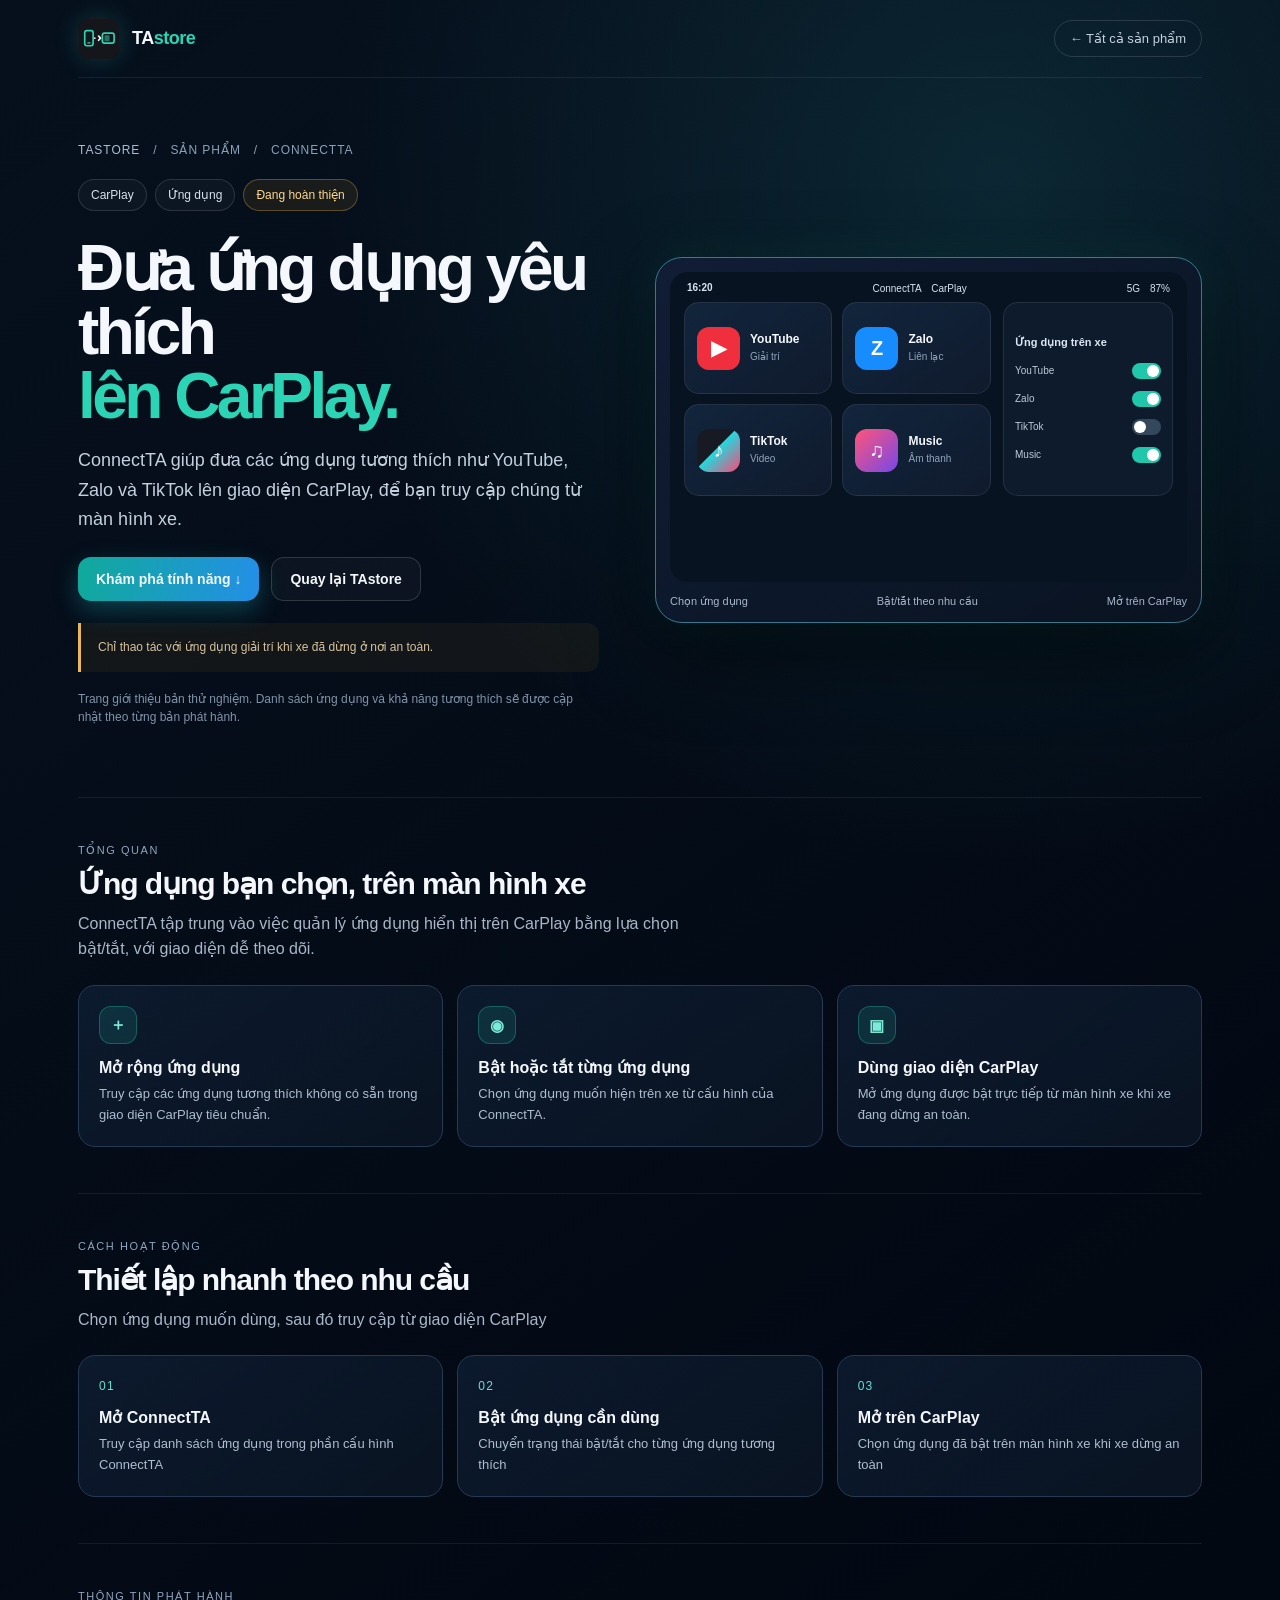
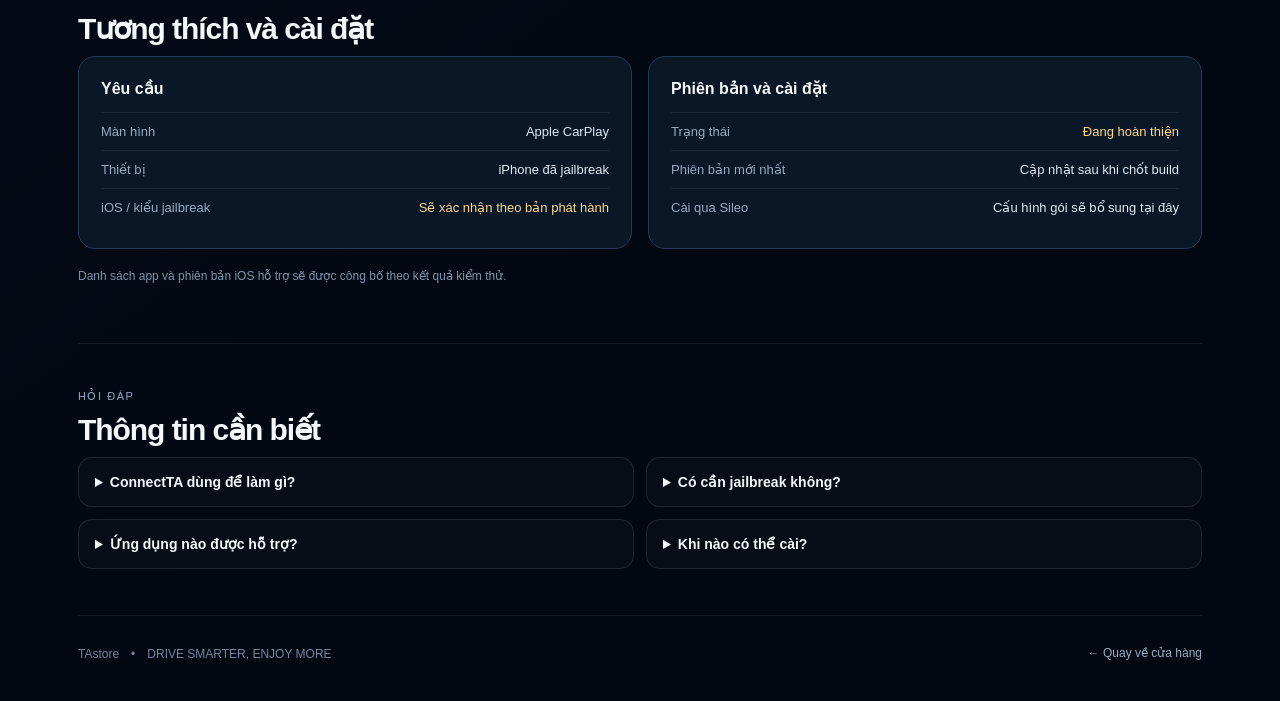
<file: connectta.html>
<!doctype html>
<html lang="vi">
<head>
<meta charset="utf-8">
<meta name="viewport" content="width=device-width, initial-scale=1">
<meta name="theme-color" content="#06101d">
<title>ConnectTA — Mở rộng ứng dụng trên CarPlay | TAstore</title>
<style>
:root{color-scheme:dark;--bg:#06101d;--panel:#0b1929;--line:#243a54;--text:#f4f7fb;--muted:#a9b7c8;--cyan:#2bd4b4;--orange:#ff8b3d}
*{box-sizing:border-box}
body{margin:0;background:radial-gradient(circle at 78% 8%,#164d5966,transparent 29%),linear-gradient(145deg,#06101d,#020812 75%);color:var(--text);font-family:Inter,-apple-system,BlinkMacSystemFont,"Segoe UI",sans-serif}
a{color:inherit}
.wrap{max-width:1180px;margin:auto;padding:0 28px}
.top{height:78px;display:flex;align-items:center;justify-content:space-between;border-bottom:1px solid #ffffff12}
.brand{display:flex;align-items:center;gap:12px;text-decoration:none}
.brand-mark{width:42px;height:42px;border-radius:13px;overflow:hidden;box-shadow:0 0 24px #2bd4b433}
.brand-mark svg{width:100%;height:100%;display:block}
.brand-name{font-weight:800;font-size:18px;letter-spacing:-.5px}
.brand-name span{color:var(--cyan)}
.back{font-size:13px;color:#c5d1de;text-decoration:none;padding:10px 15px;border:1px solid #ffffff20;border-radius:20px}
.back:hover{border-color:#2bd4b4;color:white}
.hero{display:grid;grid-template-columns:1fr 1.05fr;gap:56px;align-items:center;padding:64px 0 58px}
.crumb{font-size:12px;color:#8da0b8;letter-spacing:.08em;text-transform:uppercase}
.crumb a{text-decoration:none;color:#aebcd0}
.badges{display:flex;flex-wrap:wrap;gap:8px;margin:20px 0 25px}
.badges span{border:1px solid #ffffff20;background:#ffffff08;border-radius:99px;padding:8px 12px;color:#d7e1ec;font-size:12px}
.badges .status{border-color:#e4ad4c55;background:#d99b2418;color:#ffd889}
h1{font-size:clamp(40px,5.1vw,64px);line-height:1;letter-spacing:-.055em;margin:18px 0}
h1 span{color:var(--cyan)}
.lead{font-size:18px;line-height:1.65;color:#c4d0de;max-width:520px;margin:0 0 22px}
.actions{display:flex;gap:12px;flex-wrap:wrap}
.button{display:inline-flex;justify-content:center;align-items:center;padding:13px 18px;border-radius:13px;text-decoration:none;font-size:14px;font-weight:750}
.primary{background:linear-gradient(100deg,#10aa9b,#248fe7);box-shadow:0 9px 25px #138f9866}
.secondary{border:1px solid #ffffff26;background:#ffffff08}
.note{font-size:12px;color:#8193a8;line-height:1.55;margin-top:18px}
.preview{position:relative;padding:14px;border:1px solid #377a8e;border-radius:27px;background:linear-gradient(145deg,#101d35,#091321);box-shadow:0 28px 80px #0008,0 0 45px #26ccb018}
.screen{min-height:310px;border-radius:18px;background:#071321;overflow:hidden;position:relative;padding:30px 14px 14px}
.statusbar{position:absolute;left:17px;right:17px;top:10px;display:flex;justify-content:space-between;color:#d8e4f2;font-size:10px}
.screen-body{display:grid;grid-template-columns:1fr 170px;gap:12px;height:100%}
.app-grid{display:grid;grid-template-columns:repeat(2,1fr);gap:10px;align-content:center}
.app{min-height:92px;border:1px solid #ffffff15;border-radius:15px;background:linear-gradient(145deg,#11253c,#101a2d);display:flex;align-items:center;gap:10px;padding:12px}
.app-icon{width:43px;height:43px;border-radius:12px;display:grid;place-items:center;color:white;font-size:20px;font-weight:850;flex:none}
.yt{background:#f02f3e}.zalo{background:#168cff}.tiktok{background:linear-gradient(135deg,#171923 45%,#20d9df 46%,#ff4774)}.music{background:linear-gradient(135deg,#ff5578,#7748e8)}
.app b{font-size:12px;display:block}.app small{font-size:10px;color:#91a4ba}
.settings{border:1px solid #ffffff17;border-radius:15px;background:#0d1b2d;padding:13px 11px;display:flex;flex-direction:column;justify-content:center;gap:12px}
.settings-title{font-size:11px;font-weight:750;color:#dce7f3;margin-bottom:2px}
.toggle-row{display:flex;align-items:center;justify-content:space-between;gap:8px;font-size:10px;color:#bdc9d7}
.toggle{width:29px;height:16px;border-radius:12px;background:#20c7ab;position:relative;flex:none}
.toggle:after{content:"";position:absolute;width:12px;height:12px;right:2px;top:2px;border-radius:50%;background:white}
.toggle.off{background:#35475b}.toggle.off:after{right:auto;left:2px}
.caption{display:flex;justify-content:space-between;gap:12px;margin-top:13px;font-size:11px;color:#a7b6ca}
.section{padding:46px 0;border-top:1px solid #ffffff12}
.kicker{font-size:11px;color:#91a6c1;letter-spacing:.14em;text-transform:uppercase}
h2{font-size:30px;letter-spacing:-.035em;margin:9px 0 10px}
.section-intro{color:var(--muted);line-height:1.6;max-width:650px;margin:0 0 23px}
.feature-grid,.steps{display:grid;grid-template-columns:repeat(3,1fr);gap:14px}
.feature,.step{padding:20px;border:1px solid var(--line);border-radius:17px;background:linear-gradient(145deg,#102139aa,#091321)}
.feature-icon{width:38px;height:38px;border-radius:12px;background:#20c7ab22;border:1px solid #20c7ab55;display:grid;place-items:center;color:#7debd9;font-weight:800}
.feature h3,.step h3{font-size:16px;margin:14px 0 7px}
.feature p,.step p{font-size:13px;color:#adbdcf;line-height:1.6;margin:0}
.steps{counter-reset:step}.step{counter-increment:step}.step:before{content:"0" counter(step);font-size:12px;color:#64e1d0;letter-spacing:.1em}
.info-grid{display:grid;grid-template-columns:1fr 1fr;gap:16px}
.info{padding:22px;border:1px solid var(--line);border-radius:17px;background:#0a1726}
.info h3{font-size:16px;margin:0 0 14px}
.info-row{display:flex;justify-content:space-between;gap:16px;padding:11px 0;border-top:1px solid #ffffff12;font-size:13px}
.info-row span:first-child{color:#98a9bd}.info-row span:last-child{text-align:right;color:#e1e9f2}.pending{color:#ffd889!important}
.faq{display:grid;grid-template-columns:1fr 1fr;gap:12px}
.faq details{border:1px solid #ffffff18;background:#ffffff06;border-radius:14px;padding:16px}
.faq summary{cursor:pointer;font-weight:700;font-size:14px}
.faq p{color:#acbbcc;font-size:13px;line-height:1.6;margin-bottom:0}
.safety{padding:15px 17px;border-left:3px solid #eab759;border-radius:0 12px 12px 0;background:#d99b2410;color:#d6c39e;font-size:12px;line-height:1.55;margin-top:22px}
.footer{padding:30px 0 38px;border-top:1px solid #ffffff12;color:#74869c;font-size:12px;display:flex;justify-content:space-between}
@media(max-width:800px){.hero{grid-template-columns:1fr;gap:32px;padding:44px 0}.preview{max-width:620px}.feature-grid,.steps{grid-template-columns:1fr}.info-grid{grid-template-columns:1fr}}
@media(max-width:520px){.wrap{padding:0 17px}.top{height:68px}.brand-mark{width:37px;height:37px}.brand-name{font-size:16px}.back{padding:9px 11px;font-size:12px}.hero{padding:36px 0 42px}h1{font-size:43px}.lead{font-size:16px}.screen{min-height:300px;padding:30px 8px 8px}.preview{padding:9px}.screen-body{grid-template-columns:1fr 124px;gap:7px}.app{min-height:76px;padding:8px;gap:7px}.app-icon{width:34px;height:34px;border-radius:10px;font-size:16px}.app b{font-size:10px}.app small{font-size:9px}.settings{padding:10px 8px}.toggle-row{font-size:9px}.caption{font-size:10px}.section{padding:34px 0}h2{font-size:25px}.faq{grid-template-columns:1fr}.footer{display:block}.footer span{display:block;margin-top:8px}}
</style>
</head>
<body>
<div class="wrap">
<header class="top">
<a class="brand" href="./" aria-label="Về TAstore">
<span class="brand-mark"><svg viewBox="0 0 100 100" role="img" aria-label="Logo ConnectTA"><rect width="100" height="100" rx="24" fill="#14161B"/><rect x=".5" y=".5" width="99" height="99" rx="23.5" fill="none" stroke="#FFFFFF" stroke-opacity=".08"/><rect x="16" y="30" width="20" height="36" rx="5" fill="none" stroke="#2BD4B4" stroke-width="4"/><rect x="22" y="58" width="8" height="2.5" rx="1.25" fill="#2BD4B4"/><rect x="58" y="36" width="28" height="24" rx="5" fill="none" stroke="#2BD4B4" stroke-width="4"/><rect x="63" y="41" width="12" height="14" rx="2" fill="#2BD4B4" fill-opacity=".5"/><path d="M40 48 H46" stroke="#F2F3F7" stroke-width="4" stroke-linecap="round" stroke-dasharray=".01 6"/><path d="M49 43 L53.5 48 L49 53" fill="none" stroke="#F2F3F7" stroke-width="4" stroke-linecap="round" stroke-linejoin="round"/></svg></span>
<span class="brand-name">TA<span>store</span></span></a>
<a class="back" href="./#products">← Tất cả sản phẩm</a>
</header>

<main>
<section class="hero">
<div>
<div class="crumb"><a href="./">TAstore</a>　/　Sản phẩm　/　ConnectTA</div>
<div class="badges"><span>CarPlay</span><span>Ứng dụng</span><span class="status">Đang hoàn thiện</span></div>
<h1>Đưa ứng dụng yêu thích<br><span>lên CarPlay.</span></h1>
<p class="lead">ConnectTA giúp đưa các ứng dụng tương thích như YouTube, Zalo và TikTok lên giao diện CarPlay, để bạn truy cập chúng từ màn hình xe.</p>
<div class="actions"><a class="button primary" href="#features">Khám phá tính năng ↓</a><a class="button secondary" href="./#products">Quay lại TAstore</a></div>
<div class="safety">Chỉ thao tác với ứng dụng giải trí khi xe đã dừng ở nơi an toàn.</div>
<p class="note">Trang giới thiệu bản thử nghiệm. Danh sách ứng dụng và khả năng tương thích sẽ được cập nhật theo từng bản phát hành.</p>
</div>
<div class="preview" aria-label="Hình minh họa các ứng dụng được chọn cho CarPlay">
<div class="screen">
<div class="statusbar"><b>16:20</b><span>ConnectTA　CarPlay</span><span>5G　87%</span></div>
<div class="screen-body">
<div class="app-grid">
<div class="app"><span class="app-icon yt">▶</span><span><b>YouTube</b><small>Giải trí</small></span></div>
<div class="app"><span class="app-icon zalo">Z</span><span><b>Zalo</b><small>Liên lạc</small></span></div>
<div class="app"><span class="app-icon tiktok">♪</span><span><b>TikTok</b><small>Video</small></span></div>
<div class="app"><span class="app-icon music">♫</span><span><b>Music</b><small>Âm thanh</small></span></div>
</div>
<div class="settings"><div class="settings-title">Ứng dụng trên xe</div>
<div class="toggle-row"><span>YouTube</span><i class="toggle"></i></div>
<div class="toggle-row"><span>Zalo</span><i class="toggle"></i></div>
<div class="toggle-row"><span>TikTok</span><i class="toggle off"></i></div>
<div class="toggle-row"><span>Music</span><i class="toggle"></i></div>
</div>
</div>
</div>
<div class="caption"><span>Chọn ứng dụng</span><span>Bật/tắt theo nhu cầu</span><span>Mở trên CarPlay</span></div>
</div>
</section>

<section class="section" id="features">
<div class="kicker">Tổng quan</div><h2>Ứng dụng bạn chọn, trên màn hình xe</h2>
<p class="section-intro">ConnectTA tập trung vào việc quản lý ứng dụng hiển thị trên CarPlay bằng lựa chọn bật/tắt, với giao diện dễ theo dõi.</p>
<div class="feature-grid">
<article class="feature"><div class="feature-icon">＋</div><h3>Mở rộng ứng dụng</h3><p>Truy cập các ứng dụng tương thích không có sẵn trong giao diện CarPlay tiêu chuẩn.</p></article>
<article class="feature"><div class="feature-icon">◉</div><h3>Bật hoặc tắt từng ứng dụng</h3><p>Chọn ứng dụng muốn hiện trên xe từ cấu hình của ConnectTA.</p></article>
<article class="feature"><div class="feature-icon">▣</div><h3>Dùng giao diện CarPlay</h3><p>Mở ứng dụng được bật trực tiếp từ màn hình xe khi xe đang dừng an toàn.</p></article>
</div>
</section>

<section class="section" id="how">
<div class="kicker">Cách hoạt động</div><h2>Thiết lập nhanh theo nhu cầu</h2>
<p class="section-intro">Chọn ứng dụng muốn dùng, sau đó truy cập từ giao diện CarPlay</p>
<div class="steps">
<article class="step"><h3>Mở ConnectTA</h3><p>Truy cập danh sách ứng dụng trong phần cấu hình ConnectTA</p></article>
<article class="step"><h3>Bật ứng dụng cần dùng</h3><p>Chuyển trạng thái bật/tắt cho từng ứng dụng tương thích</p></article>
<article class="step"><h3>Mở trên CarPlay</h3><p>Chọn ứng dụng đã bật trên màn hình xe khi xe dừng an toàn</p></article>
</div>
</section>

<section class="section" id="compatibility">
<div class="kicker">Thông tin phát hành</div><h2>Tương thích và cài đặt</h2>
<div class="info-grid">
<div class="info"><h3>Yêu cầu</h3>
<div class="info-row"><span>Màn hình</span><span>Apple CarPlay</span></div>
<div class="info-row"><span>Thiết bị</span><span>iPhone đã jailbreak</span></div>
<div class="info-row"><span>iOS / kiểu jailbreak</span><span class="pending">Sẽ xác nhận theo bản phát hành</span></div>
</div>
<div class="info"><h3>Phiên bản và cài đặt</h3>
<div class="info-row"><span>Trạng thái</span><span class="pending">Đang hoàn thiện</span></div>
<div class="info-row"><span>Phiên bản mới nhất</span><span>Cập nhật sau khi chốt build</span></div>
<div class="info-row"><span>Cài qua Sileo</span><span>Cấu hình gói sẽ bổ sung tại đây</span></div>
</div>
</div>
<p class="note">Danh sách app và phiên bản iOS hỗ trợ sẽ được công bố theo kết quả kiểm thử.</p>
</section>

<section class="section" id="faq">
<div class="kicker">Hỏi đáp</div><h2>Thông tin cần biết</h2>
<div class="faq">
<details><summary>ConnectTA dùng để làm gì?</summary><p>ConnectTA giúp hiển thị và mở các ứng dụng tương thích từ giao diện CarPlay.</p></details>
<details><summary>Có cần jailbreak không?</summary><p>Có. ConnectTA là tweak dành cho iPhone đã jailbreak.</p></details>
<details><summary>Ứng dụng nào được hỗ trợ?</summary><p>Danh sách có thể thay đổi theo phiên bản. Trang sẽ ghi rõ các ứng dụng đã kiểm thử khi phát hành.</p></details>
<details><summary>Khi nào có thể cài?</summary><p>Hướng dẫn và nút cài Sileo sẽ được bật khi gói phát hành chính thức được đưa lên TAstore.</p></details>
</div>
</section>
</main>

<footer class="footer"><span>TAstore　•　DRIVE SMARTER, ENJOY MORE</span><span><a href="./#products" style="color:#9aacc0;text-decoration:none">← Quay về cửa hàng</a></span></footer>
</div>
</body>
</html>
</file>
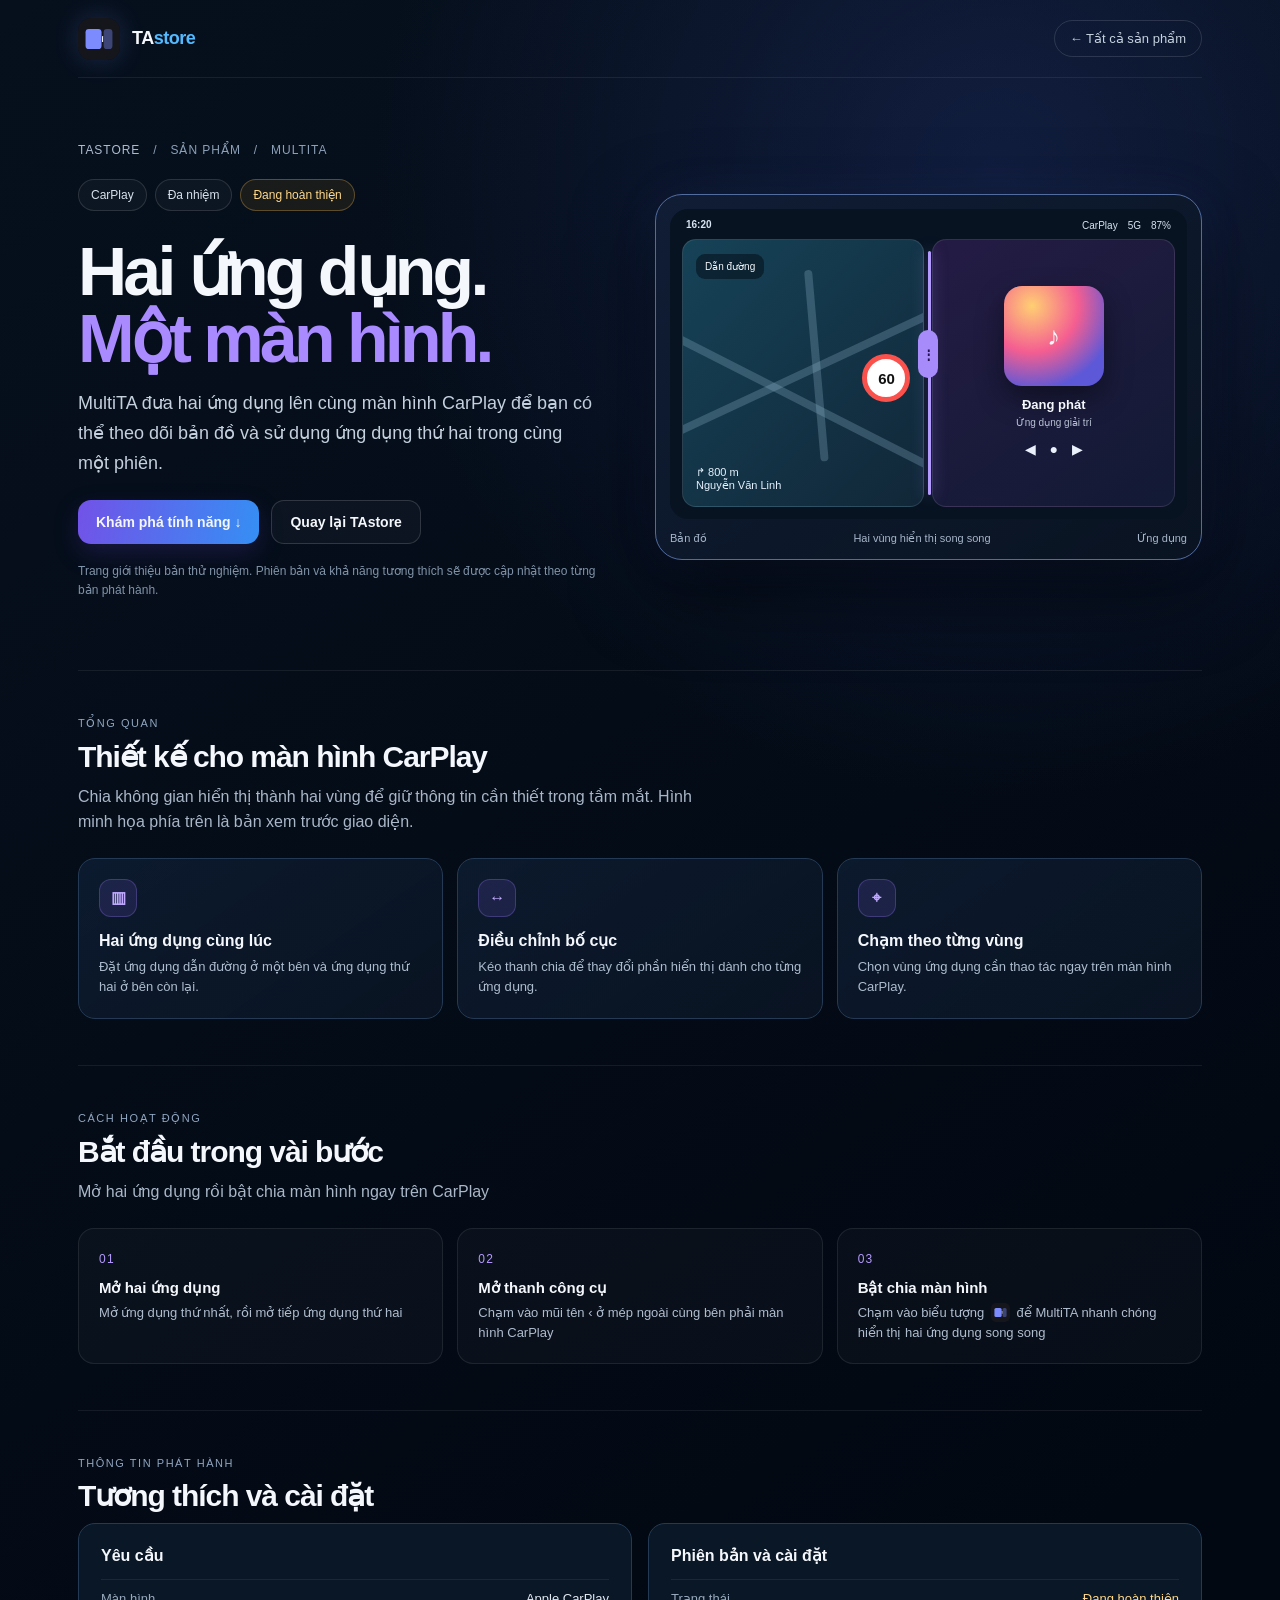
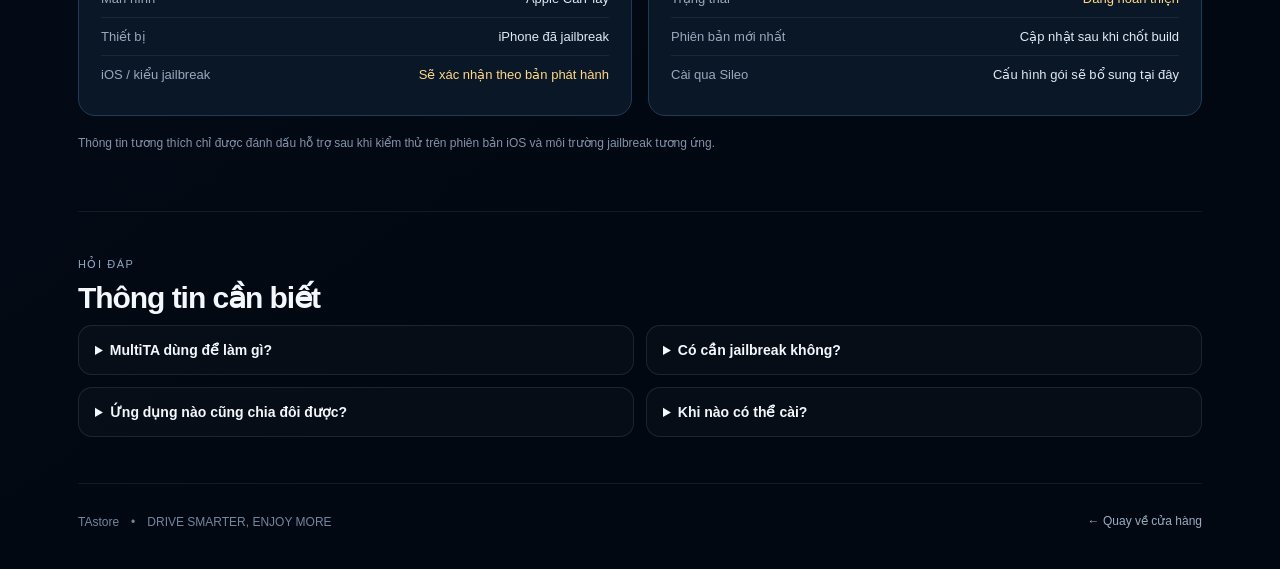
<file: multita.html>
<!doctype html>
<html lang="vi">
<head>
<meta charset="utf-8">
<meta name="viewport" content="width=device-width, initial-scale=1">
<meta name="theme-color" content="#06101d">
<title>MultiTA — Hai ứng dụng, một màn hình CarPlay | TAstore</title>
<style>
:root{color-scheme:dark;--bg:#06101d;--panel:#0b1929;--line:#243a54;--text:#f4f7fb;--muted:#a9b7c8;--blue:#39baff;--violet:#9b72ff}
*{box-sizing:border-box}
body{margin:0;background:radial-gradient(circle at 78% 8%,#25377866,transparent 28%),linear-gradient(145deg,#06101d,#020812 75%);color:var(--text);font-family:Inter,-apple-system,BlinkMacSystemFont,"Segoe UI",sans-serif}
a{color:inherit}
.wrap{max-width:1180px;margin:auto;padding:0 28px}
.top{height:78px;display:flex;align-items:center;justify-content:space-between;border-bottom:1px solid #ffffff12}
.brand{display:flex;align-items:center;gap:12px;text-decoration:none}
.brand-mark{width:42px;height:42px;border-radius:13px;overflow:hidden;box-shadow:0 0 24px #7c8cff33}
.brand-mark svg{width:100%;height:100%;display:block}
.brand-name{font-weight:800;font-size:18px;letter-spacing:-.5px}
.brand-name span{color:#54baff}
.back{font-size:13px;color:#c5d1de;text-decoration:none;padding:10px 15px;border:1px solid #ffffff20;border-radius:20px}
.back:hover{border-color:#8a70ff;color:white}
.hero{display:grid;grid-template-columns:1fr 1.05fr;gap:56px;align-items:center;padding:64px 0 58px}
.crumb{font-size:12px;color:#8da0b8;letter-spacing:.08em;text-transform:uppercase}
.crumb a{text-decoration:none;color:#aebcd0}
h1{font-size:clamp(42px,5.5vw,68px);line-height:.98;letter-spacing:-.055em;margin:18px 0}
h1 span{color:#a98aff}
.lead{font-size:18px;line-height:1.65;color:#c4d0de;max-width:520px;margin:0 0 22px}
.badges{display:flex;flex-wrap:wrap;gap:8px;margin:20px 0 27px}
.badges span{border:1px solid #ffffff20;background:#ffffff08;border-radius:99px;padding:8px 12px;color:#d7e1ec;font-size:12px}
.badges .status{border-color:#e4ad4c55;background:#d99b2418;color:#ffd889}
.actions{display:flex;gap:12px;flex-wrap:wrap}
.button{display:inline-flex;justify-content:center;align-items:center;padding:13px 18px;border-radius:13px;text-decoration:none;font-size:14px;font-weight:750}
.primary{background:linear-gradient(100deg,#7252e8,#358ff4);box-shadow:0 9px 25px #5035a644}
.secondary{border:1px solid #ffffff26;background:#ffffff08}
.note{font-size:12px;color:#8193a8;line-height:1.55;margin-top:18px}
.preview{position:relative;padding:14px;border:1px solid #526ca0;border-radius:27px;background:linear-gradient(145deg,#101d35,#091321);box-shadow:0 28px 80px #0008,0 0 45px #5975ff18}
.screen{height:310px;border-radius:18px;background:#071321;overflow:hidden;position:relative;padding:30px 12px 12px}
.statusbar{position:absolute;left:16px;right:16px;top:10px;display:flex;justify-content:space-between;color:#d8e4f2;font-size:10px}
.panes{height:100%;display:grid;grid-template-columns:1fr 1fr;gap:8px}
.pane{position:relative;border:1px solid #ffffff1b;border-radius:14px;overflow:hidden}
.map-pane{background:linear-gradient(135deg,#164257,#112738)}
.map-road{position:absolute;height:8px;border-radius:9px;background:#95bdd344;transform-origin:left}
.road-a{width:135%;top:31%;left:-12%;transform:rotate(27deg)}
.road-b{width:125%;top:72%;left:-5%;transform:rotate(-25deg)}
.road-c{width:80%;top:10%;left:52%;transform:rotate(85deg)}
.map-label{position:absolute;top:14px;left:13px;padding:7px 9px;border-radius:9px;background:#061522aa;font-size:10px}
.speed{position:absolute;right:13px;top:43%;width:48px;height:48px;border:5px solid #fa514d;border-radius:50%;display:grid;place-items:center;background:#fff;color:#111;font-weight:850;font-size:15px}
.route{position:absolute;left:13px;bottom:14px;font-size:11px;color:#e6f2ff}
.media-pane{background:linear-gradient(145deg,#241b44,#121a34);display:flex;flex-direction:column;justify-content:center;align-items:center;gap:11px}
.album{width:100px;height:100px;border-radius:18px;background:radial-gradient(circle at 28% 20%,#ffcf72,#f45e91 43%,#5d58d7 78%);display:grid;place-items:center;font-size:26px;box-shadow:0 12px 28px #0006}
.track{text-align:center}.track b{display:block;font-size:13px}.track small{font-size:10px;color:#b9c2d4}
.controls{display:flex;gap:17px;align-items:center;color:#ebf1fb;font-size:14px}
.divider{position:absolute;left:50%;top:42px;bottom:24px;width:3px;border-radius:5px;background:#b29aff;box-shadow:0 0 15px #a085ff99}
.grip{position:absolute;top:47%;left:50%;transform:translate(-50%,-50%);width:20px;height:48px;border-radius:12px;background:#a78bfa;display:grid;place-items:center;color:#25134f;font-size:13px;font-weight:900}
.caption{display:flex;justify-content:space-between;gap:12px;margin-top:13px;font-size:11px;color:#a7b6ca}
.section{padding:46px 0;border-top:1px solid #ffffff12}
.kicker{font-size:11px;color:#91a6c1;letter-spacing:.14em;text-transform:uppercase}
h2{font-size:30px;letter-spacing:-.035em;margin:9px 0 10px}
.section-intro{color:var(--muted);line-height:1.6;max-width:620px;margin:0 0 23px}
.feature-grid{display:grid;grid-template-columns:repeat(3,1fr);gap:14px}
.feature{padding:20px;border:1px solid var(--line);border-radius:17px;background:linear-gradient(145deg,#102139aa,#091321)}
.feature-icon{width:38px;height:38px;border-radius:12px;background:#8d6bff22;border:1px solid #9d7dff44;display:grid;place-items:center;color:#c1aaff;font-weight:800}
.feature h3{font-size:16px;margin:14px 0 7px}
.feature p{font-size:13px;color:#adbdcf;line-height:1.6;margin:0}
.steps{display:grid;grid-template-columns:repeat(3,1fr);gap:14px;counter-reset:step}
.step{padding:20px;border-radius:16px;background:#ffffff07;border:1px solid #ffffff16;counter-increment:step}
.step:before{content:"0" counter(step);font-size:12px;color:#b49aff;letter-spacing:.1em}.step-symbol{display:inline-flex;width:19px;height:19px;vertical-align:-5px;margin:0 3px;border-radius:5px;overflow:hidden}.step-symbol svg{display:block;width:100%;height:100%}
.step h3{font-size:15px;margin:12px 0 6px}
.step p{font-size:13px;color:#afbdcf;line-height:1.55;margin:0}
.info-grid{display:grid;grid-template-columns:1fr 1fr;gap:16px}
.info{padding:22px;border:1px solid var(--line);border-radius:17px;background:#0a1726}
.info h3{font-size:16px;margin:0 0 14px}
.info-row{display:flex;justify-content:space-between;gap:16px;padding:11px 0;border-top:1px solid #ffffff12;font-size:13px}
.info-row span:first-child{color:#98a9bd}.info-row span:last-child{text-align:right;color:#e1e9f2}
.pending{color:#ffd889!important}
.faq{display:grid;grid-template-columns:1fr 1fr;gap:12px}
.faq details{border:1px solid #ffffff18;background:#ffffff06;border-radius:14px;padding:16px}
.faq summary{cursor:pointer;font-weight:700;font-size:14px}
.faq p{color:#acbbcc;font-size:13px;line-height:1.6;margin-bottom:0}
.footer{padding:30px 0 38px;border-top:1px solid #ffffff12;color:#74869c;font-size:12px;display:flex;justify-content:space-between}
@media(max-width:800px){.hero{grid-template-columns:1fr;gap:32px;padding:44px 0}.preview{max-width:620px}.feature-grid,.steps{grid-template-columns:1fr}.info-grid{grid-template-columns:1fr}}
@media(max-width:520px){.wrap{padding:0 17px}.top{height:68px}.brand-mark{width:37px;height:37px}.brand-name{font-size:16px}.back{padding:9px 11px;font-size:12px}.hero{padding:36px 0 42px}h1{font-size:44px}.lead{font-size:16px}.screen{height:260px;padding-left:8px;padding-right:8px}.preview{padding:9px}.album{width:75px;height:75px}.speed{width:41px;height:41px}.caption{font-size:10px}.section{padding:34px 0}h2{font-size:25px}.faq{grid-template-columns:1fr}.footer{display:block}.footer span{display:block;margin-top:8px}}
</style>
</head>
<body>
<div class="wrap">
<header class="top">
<a class="brand" href="./" aria-label="Về TAstore">
<span class="brand-mark"><svg viewBox="0 0 100 100" role="img" aria-label="Logo MultiTA"><rect width="100" height="100" rx="24" fill="#14161B"/><rect x="18" y="26" width="38" height="48" rx="8" fill="#7C8CFF"/><rect x="61" y="26" width="21" height="48" rx="8" fill="#7C8CFF" fill-opacity=".4"/><rect x="57.2" y="43" width="2.6" height="14" rx="1.3" fill="#F2F3F7"/></svg></span>
<span class="brand-name">TA<span>store</span></span></a>
<a class="back" href="./#products">← Tất cả sản phẩm</a>
</header>

<main>
<section class="hero">
<div>
<div class="crumb"><a href="./">TAstore</a>　/　Sản phẩm　/　MultiTA</div>
<div class="badges"><span>CarPlay</span><span>Đa nhiệm</span><span class="status">Đang hoàn thiện</span></div>
<h1>Hai ứng dụng.<br><span>Một màn hình.</span></h1>
<p class="lead">MultiTA đưa hai ứng dụng lên cùng màn hình CarPlay để bạn có thể theo dõi bản đồ và sử dụng ứng dụng thứ hai trong cùng một phiên.</p>
<div class="actions"><a class="button primary" href="#features">Khám phá tính năng ↓</a><a class="button secondary" href="./#products">Quay lại TAstore</a></div>
<p class="note">Trang giới thiệu bản thử nghiệm. Phiên bản và khả năng tương thích sẽ được cập nhật theo từng bản phát hành.</p>
</div>
<div class="preview" aria-label="Hình minh họa MultiTA chạy hai ứng dụng song song">
<div class="screen">
<div class="statusbar"><b>16:20</b><span>CarPlay　5G　87%</span></div>
<div class="panes">
<div class="pane map-pane"><div class="map-road road-a"></div><div class="map-road road-b"></div><div class="map-road road-c"></div><div class="map-label">Dẫn đường</div><div class="speed">60</div><div class="route">↱ 800 m<br>Nguyễn Văn Linh</div></div>
<div class="pane media-pane"><div class="album">♪</div><div class="track"><b>Đang phát</b><small>Ứng dụng giải trí</small></div><div class="controls">◀　●　▶</div></div>
</div>
<div class="divider"></div><div class="grip">⋮</div>
</div>
<div class="caption"><span>Bản đồ</span><span>Hai vùng hiển thị song song</span><span>Ứng dụng</span></div>
</div>
</section>

<section class="section" id="features">
<div class="kicker">Tổng quan</div><h2>Thiết kế cho màn hình CarPlay</h2>
<p class="section-intro">Chia không gian hiển thị thành hai vùng để giữ thông tin cần thiết trong tầm mắt. Hình minh họa phía trên là bản xem trước giao diện.</p>
<div class="feature-grid">
<article class="feature"><div class="feature-icon">▥</div><h3>Hai ứng dụng cùng lúc</h3><p>Đặt ứng dụng dẫn đường ở một bên và ứng dụng thứ hai ở bên còn lại.</p></article>
<article class="feature"><div class="feature-icon">↔</div><h3>Điều chỉnh bố cục</h3><p>Kéo thanh chia để thay đổi phần hiển thị dành cho từng ứng dụng.</p></article>
<article class="feature"><div class="feature-icon">⌖</div><h3>Chạm theo từng vùng</h3><p>Chọn vùng ứng dụng cần thao tác ngay trên màn hình CarPlay.</p></article>
</div>
</section>

<section class="section" id="how">
<div class="kicker">Cách hoạt động</div><h2>Bắt đầu trong vài bước</h2>
<p class="section-intro">Mở hai ứng dụng rồi bật chia màn hình ngay trên CarPlay</p>
<div class="steps">
<article class="step"><h3>Mở hai ứng dụng</h3><p>Mở ứng dụng thứ nhất, rồi mở tiếp ứng dụng thứ hai</p></article>
<article class="step"><h3>Mở thanh công cụ</h3><p>Chạm vào mũi tên ‹ ở mép ngoài cùng bên phải màn hình CarPlay</p></article>
<article class="step"><h3>Bật chia màn hình</h3><p>Chạm vào biểu tượng <span class="step-symbol" aria-label="Biểu tượng chia màn hình"><svg viewBox="0 0 100 100" role="img" aria-hidden="true"><rect width="100" height="100" rx="24" fill="#14161B"></rect><rect x="18" y="26" width="38" height="48" rx="8" fill="#7C8CFF"></rect><rect x="61" y="26" width="21" height="48" rx="8" fill="#7C8CFF" fill-opacity=".4"></rect><rect x="57.2" y="43" width="2.6" height="14" rx="1.3" fill="#F2F3F7"></rect></svg></span> để MultiTA nhanh chóng hiển thị hai ứng dụng song song</p></article>
</div>
</section>

<section class="section" id="compatibility">
<div class="kicker">Thông tin phát hành</div><h2>Tương thích và cài đặt</h2>
<div class="info-grid">
<div class="info"><h3>Yêu cầu</h3>
<div class="info-row"><span>Màn hình</span><span>Apple CarPlay</span></div>
<div class="info-row"><span>Thiết bị</span><span>iPhone đã jailbreak</span></div>
<div class="info-row"><span>iOS / kiểu jailbreak</span><span class="pending">Sẽ xác nhận theo bản phát hành</span></div>
</div>
<div class="info"><h3>Phiên bản và cài đặt</h3>
<div class="info-row"><span>Trạng thái</span><span class="pending">Đang hoàn thiện</span></div>
<div class="info-row"><span>Phiên bản mới nhất</span><span>Cập nhật sau khi chốt build</span></div>
<div class="info-row"><span>Cài qua Sileo</span><span>Cấu hình gói sẽ bổ sung tại đây</span></div>
</div>
</div>
<p class="note">Thông tin tương thích chỉ được đánh dấu hỗ trợ sau khi kiểm thử trên phiên bản iOS và môi trường jailbreak tương ứng.</p>
</section>

<section class="section" id="faq">
<div class="kicker">Hỏi đáp</div><h2>Thông tin cần biết</h2>
<div class="faq">
<details><summary>MultiTA dùng để làm gì?</summary><p>MultiTA sắp xếp hai ứng dụng song song trên một màn hình CarPlay.</p></details>
<details><summary>Có cần jailbreak không?</summary><p>Có. MultiTA là tweak dành cho iPhone đã jailbreak.</p></details>
<details><summary>Ứng dụng nào cũng chia đôi được?</summary><p>Khả năng hiển thị phụ thuộc vào ứng dụng và phiên bản iOS. Danh sách đã kiểm thử sẽ được ghi theo từng bản phát hành.</p></details>
<details><summary>Khi nào có thể cài?</summary><p>Hướng dẫn và nút cài Sileo sẽ được bật khi gói phát hành chính thức được đưa lên TAstore.</p></details>
</div>
</section>
</main>

<footer class="footer"><span>TAstore　•　DRIVE SMARTER, ENJOY MORE</span><span><a href="./#products" style="color:#9aacc0;text-decoration:none">← Quay về cửa hàng</a></span></footer>
</div>
</body>
</html>
</file>
<file: assets/style.css>
:root{--bg:#020a14;--text:#f7f9fd;--muted:#aab7c8;--blue:#27bfff;--orange:#ff7a2f}*{box-sizing:border-box}body{margin:0;background:radial-gradient(circle at 75% 0,#163d68 0,transparent 28%),linear-gradient(#04101f,#020811);color:var(--text);font-family:Inter,-apple-system,BlinkMacSystemFont,"Segoe UI",sans-serif}.top{height:82px;max-width:1440px;margin:auto;padding:0 28px;display:flex;align-items:center;gap:45px}.brand{display:flex;align-items:center;text-decoration:none;color:white;min-width:330px}.logo{width:64px;height:64px;border-radius:50%;background:#fff;border:2px solid #2ab9ff;display:flex;align-items:center;justify-content:center;font-size:26px;font-style:italic;font-weight:950;box-shadow:0 0 20px #159dff55}.logo b,.brand strong>b{color:var(--orange)}.logo i,.brand strong>i{color:#159cff}.brand strong{font-size:37px;font-style:italic;letter-spacing:-3px;margin-left:12px;position:relative;padding-bottom:15px}.brand em{font-style:italic;color:white}.brand strong small{position:absolute;bottom:0;left:0;font-size:8px;letter-spacing:2px;color:#b5c0ce;white-space:nowrap}.top nav{display:flex;gap:30px;flex:1}.top nav a{color:#e0e6ee;text-decoration:none;font-size:14px}.top button{border:0;border-radius:22px;padding:12px 22px;color:white;background:linear-gradient(90deg,#147dff,#25c8ff)}.hero{max-width:1440px;margin:auto;padding:45px 28px 38px;display:grid;grid-template-columns:.9fr 1.1fr;gap:42px;align-items:center}.hero h1{font-size:clamp(48px,5vw,76px);line-height:.96;font-style:italic;letter-spacing:-3px;margin:0}.hero h1 span{background:linear-gradient(90deg,#36a8ff,#42dcff);-webkit-background-clip:text;color:transparent}.hero p{font-size:21px;color:#d5dfeb;max-width:620px;line-height:1.55}.benefit{display:flex;gap:28px;color:#dbe6f2;font-size:13px;margin-top:28px}.screen{min-height:320px;border-radius:28px;border:1px solid #218dd1;background:#061321;box-shadow:0 25px 70px #000a,0 0 40px #1b9fff22;padding:18px;display:grid;grid-template-columns:1.2fr repeat(3,.45fr);grid-template-rows:1fr 1fr;gap:10px}.screen>div{border:1px solid #28bfff55;border-radius:14px;background:#0d263b;padding:14px}.map{grid-row:span 2;position:relative}.map>b{display:grid;place-items:center;width:58px;height:58px;border-radius:50%;background:white;color:#111;border:7px solid #f33}.map span{position:absolute;bottom:25px;font-size:18px}.map small{font-size:11px}.app{text-align:center;font-size:24px}.app small{display:block;font-size:9px}.music{grid-column:2/5}.products{max-width:1440px;margin:auto;padding:15px 18px 55px;display:grid;grid-template-columns:repeat(3,1fr);gap:18px}.card{min-height:510px;border-radius:20px;padding:18px;background:#07111e;border:1px solid #27415d;box-shadow:0 18px 55px #0007;position:relative}.orange{border-color:#ff7a2f88;background:linear-gradient(145deg,#28170d,#07111e 55%)}.blue{border-color:#168fff88;background:linear-gradient(145deg,#08294b,#07111e 55%)}.purple{border-color:#8a4dff88;background:linear-gradient(145deg,#21103b,#07111e 55%)}.green{border-color:#18d78a88;background:linear-gradient(145deg,#073123,#07120f 55%)}.cyan{border-color:#188fff88;background:linear-gradient(145deg,#092c55,#07111e 55%)}.head{display:flex;align-items:center;gap:13px}.head h2{margin:0;font-size:25px}.head h2 span{color:#35b9ff}.orange .head h2 span{color:#ff7a2f}.purple .head h2 span{color:#b169ff}.green .head h2 span{color:#3de7a8}.head small{font-size:9px;color:#b2bdca}.ico{width:64px;height:64px;border-radius:15px;display:grid;place-items:center;position:relative;font-weight:950}.play{background:linear-gradient(135deg,#ff4a3c,#ff8c39);font-size:28px}.ico>i{position:absolute;right:-5px;bottom:-4px;font-size:10px;color:#25aaff;font-style:italic;text-shadow:0 1px white}.speed{border-radius:50%;background:#fff;border:7px solid #f33;color:#111;font-size:20px}.split{display:flex;gap:4px;padding:10px;background:#602be7}.split i{height:40px;flex:1;border-radius:5px}.split i:first-child{background:#168fff}.split i:last-child{background:#ff7a2f}.clean{background:linear-gradient(135deg,#2be4a2,#0d9169);font-size:31px}.home{background:linear-gradient(135deg,#2d91ff,#8a4dff);font-size:25px}.demo{height:155px;border-radius:14px;margin:18px 0;background:#091523;border:1px solid #ffffff16;display:flex;align-items:center;justify-content:center;overflow:hidden}.appsdemo{display:grid;grid-template-columns:1fr 1fr;gap:8px;padding:18px;background:linear-gradient(145deg,#131e32,#29172d)}.appsdemo b{padding:12px;background:#192a41;border-radius:9px;text-align:center;font-size:11px}.bubbledemo{gap:18px;background:#12344b}.bubbledemo strong{width:92px;height:92px;border-radius:50%;background:white;border:9px solid #f33;color:#111;display:grid;place-items:center;font-size:29px}.bubbledemo strong small{font-size:8px;margin-top:-25px}.bubbledemo div{line-height:2;background:#10283d;padding:10px;border-radius:10px}.splitdemo>div{height:100%;width:50%;display:grid;place-items:center;font-size:30px}.splitdemo>div:first-child{background:#12384d}.splitdemo>div:last-child{background:#291b32}.splitdemo small{font-size:10px}.cleandemo{gap:30px;background:#0c2b21}.cleandemo>b{font-size:65px;color:#55e8ae}.cleandemo span{line-height:2;color:#c6f8e4}.homedemo{font-size:25px;background:linear-gradient(145deg,#10264c,#132b5e);box-shadow:inset 0 0 35px #168fff55}.card p{color:#d1d9e3;font-size:14px;line-height:1.55}.card>a{position:absolute;bottom:18px;left:18px;padding:11px 18px;border-radius:20px;background:#168fff;color:white;text-decoration:none;font-size:12px}.orange>a{background:#ff8238}.purple>a{background:#873cff}.green>a{background:#19cf80}.next{display:flex;flex-direction:column;justify-content:center;align-items:center;text-align:center;border-style:dashed;color:#8da0b6}.next>b{font-size:60px;color:#2daeff}.trust{max-width:1380px;margin:0 auto 45px;padding:25px 30px;border-top:1px solid #26384d;border-bottom:1px solid #26384d;display:grid;grid-template-columns:repeat(4,1fr);gap:20px}.trust>div{display:flex;align-items:center;gap:13px;font-size:29px}.trust span{display:flex;flex-direction:column;font-size:13px}.trust small{color:#8f9bac;margin-top:5px}.repo{max-width:1380px;margin:35px auto;padding:35px;border:1px solid #24415d;border-radius:22px;background:#081522;display:flex;justify-content:space-between;align-items:center}.repo h2{margin:5px 0}.repo code{color:#9fb0c4}.repo button{margin-left:12px;padding:10px;border:0;border-radius:8px}footer{max-width:1380px;margin:auto;padding:40px 25px 60px;text-align:center;color:#718096;letter-spacing:2px;font-size:11px}@media(max-width:950px){.top nav,.top>button{display:none}.hero{grid-template-columns:1fr}.products{grid-template-columns:repeat(2,1fr)}.trust{grid-template-columns:1fr 1fr}.brand{min-width:0}}@media(max-width:620px){.top{height:72px;padding:0 16px}.logo{width:50px;height:50px;font-size:21px}.brand strong{font-size:28px}.hero{padding:35px 16px}.hero h1{font-size:44px}.benefit{flex-direction:column;gap:10px}.screen{min-height:250px;grid-template-columns:1fr 1fr}.map{grid-column:1;grid-row:1/3}.music{grid-column:2}.products{grid-template-columns:1fr;padding:12px}.card{min-height:500px}.trust{grid-template-columns:1fr;padding:20px}.repo{margin:20px 12px;display:block}.repo>div:last-child{margin-top:20px;overflow:auto}.top .brand small{display:none}}
/* polish pass */
.hero h1{line-height:1.04}.hero h1 .experience{display:inline-block;margin-top:10px;font-family:"Segoe Script","Brush Script MT",cursive;font-style:italic;font-weight:700;letter-spacing:-1px;text-transform:none;font-size:.78em;line-height:1.05;background:linear-gradient(90deg,#29a8ff,#55e5ff);-webkit-background-clip:text;color:transparent;text-shadow:none}
.card{min-height:455px}.card p{margin-bottom:62px}.card>a{bottom:18px}.demo{height:145px}
.appsdemo b{display:flex;align-items:center;justify-content:center;gap:7px}.yt-mark{display:grid;place-items:center;width:26px;height:19px;border-radius:6px;background:#ff2d2d;color:white;font-size:10px}.zalo-mark{display:grid;place-items:center;width:25px;height:25px;border-radius:7px;background:#168cff;color:white;font-size:13px}.tt-mark{font-size:20px;text-shadow:-2px 0 #20e6ef,2px 0 #ff3567}.music-mark{font-size:19px;color:#ff67b8}
.homedemo{height:160px;padding:10px;background:linear-gradient(145deg,#071326,#133a72)}.ios27-home{width:100%;height:100%;border-radius:13px;padding:10px;background:radial-gradient(circle at 70% 20%,#357cff88,transparent 35%),linear-gradient(135deg,#071b3a,#183967);box-shadow:inset 0 0 25px #54b9ff33}.ios-status{display:flex;justify-content:space-between;font-size:8px;color:#fff}.ios-apps{display:grid;grid-template-columns:repeat(3,1fr);gap:7px;margin:12px 5px}.ios-apps i{height:30px;border-radius:8px;background:#ffffff1c;display:grid;place-items:center;font-style:normal;font-size:15px;backdrop-filter:blur(8px)}.ios-dock{height:34px;margin:5px 12px 0;border-radius:13px;background:#d7e8ff25;display:flex;align-items:center;justify-content:space-around;backdrop-filter:blur(12px)}.ios-dock i{font-style:normal;font-size:15px}
@media(max-width:620px){.card{min-height:430px}.card p{margin-bottom:48px}.demo{height:135px}.hero h1 .experience{margin-top:8px;font-size:.72em}}

/* refinement: typography, app artwork, compact cards */
.hero h1{line-height:1.04}.hero h1 .experience{display:block;margin-top:14px;font-family:"Snell Roundhand","Segoe Script","Brush Script MT",cursive;font-weight:600;font-style:italic;text-transform:none;letter-spacing:0;font-size:.92em;line-height:1.02;background:linear-gradient(90deg,#2ba7ff,#51e0ff);-webkit-background-clip:text;color:transparent;text-shadow:none}
.appsdemo b{display:flex;align-items:center;justify-content:center;gap:8px}.appsdemo i{width:29px;height:29px;border-radius:8px;display:grid;place-items:center;color:white;font-style:normal;font-weight:900}.yt{background:#ff202c}.zalo{background:#168cff}.tt{background:linear-gradient(135deg,#111 45%,#22d5df 46%,#ff315e)}.musicapp{background:linear-gradient(135deg,#ff496f,#a34bff)}
.homedemo{padding:10px;background:linear-gradient(145deg,#112b5c,#0a1734)}.ios27home{width:100%;height:100%;border-radius:12px;padding:10px;background:radial-gradient(circle at 72% 18%,#31c9ff55,transparent 30%),linear-gradient(145deg,#183e7a,#542f8d);display:flex;flex-direction:column;justify-content:space-between}.ios27home .status{display:flex;justify-content:space-between;font-size:9px;color:#fff}.homeapps{display:flex;justify-content:center;gap:13px}.homeapps i,.dock27 i{font-style:normal;width:31px;height:31px;border-radius:9px;background:#ffffffdf;display:grid;place-items:center;font-size:16px;box-shadow:0 5px 12px #0005}.dock27{margin:auto;width:max-content;display:flex;gap:9px;padding:7px 10px;border-radius:16px;background:#ffffff2d;backdrop-filter:blur(12px);border:1px solid #ffffff38}.dock27 i:last-child{background:linear-gradient(135deg,#3a9cff,#8b4cff);color:white;font-weight:800}
.card{min-height:445px}.demo{height:135px;margin:15px 0}.card p{margin:12px 0 58px}.card>a{bottom:16px}.next{min-height:300px}
@media(max-width:620px){.hero h1 .experience{margin-top:12px;font-size:.88em}.card{min-height:0;padding-bottom:74px}.demo{height:130px}.card p{margin-bottom:10px}.card>a{position:static;display:inline-block;margin-top:16px}.next{padding-bottom:25px;min-height:260px}}

/* richer CarPlay hero artwork */
.screen{position:relative;padding:42px 16px 16px 66px;background:radial-gradient(circle at 25% 35%,#123f58 0,transparent 28%),linear-gradient(145deg,#07131f,#0b2033);overflow:hidden}.cpbar{position:absolute;top:12px;left:72px;right:18px;display:flex;justify-content:space-between;color:#dceafa;font-size:10px}.cpdock{position:absolute;left:12px;top:48px;bottom:15px;width:42px;border-radius:14px;background:#08121d99;border:1px solid #ffffff14;display:flex;flex-direction:column;justify-content:center;gap:15px;align-items:center}.cpdock i{font-style:normal;font-size:18px}.screen .map{overflow:hidden;background:linear-gradient(145deg,#0b3347,#0b2638)!important}.road{position:absolute;height:8px;background:#38738a55;border-radius:20px;transform-origin:left}.r1{width:120%;left:-15%;top:42%;transform:rotate(-22deg)}.r2{width:100%;left:10%;top:64%;transform:rotate(28deg)}.r3{width:80%;left:28%;top:25%;transform:rotate(67deg)}.screen .map>b{position:relative;z-index:2}.route{z-index:2}.route small{display:block}.arrow{position:absolute;bottom:18px;right:24px;color:#2a9dff;font-style:normal;font-size:26px;transform:rotate(15deg);text-shadow:0 0 16px #28aaff}.screen .app{display:flex;flex-direction:column;align-items:center;justify-content:center;gap:5px}.screen .app i{width:38px;height:38px;border-radius:10px;display:grid;place-items:center;color:white;font-style:normal;font-weight:900;font-size:18px}.screen .youtube i{background:#ff2530}.screen .zaloapp i{background:#168cff}.screen .tiktokapp i{background:linear-gradient(135deg,#111 42%,#22d5df 43%,#ff315e)}.screen .music{display:flex;align-items:center;gap:12px}.cover{width:48px;height:48px;border-radius:10px;background:linear-gradient(135deg,#ff7a2f,#168cff);display:grid;place-items:center;font-weight:900}.screen .music>div:last-child{display:flex;flex-direction:column;gap:3px}.screen .music span{font-size:12px;margin-top:5px}

/* responsive navigation and account entry */
.menu-toggle{display:none;width:44px;height:44px;flex:none;align-items:center;justify-content:center;flex-direction:column;gap:5px;border:1px solid #ffffff24;border-radius:13px;background:#0a1b2c;color:#fff;cursor:pointer}
.menu-toggle span{width:19px;height:2px;border-radius:2px;background:#eaf5ff;transition:transform .2s,opacity .2s}
.menu-toggle[aria-expanded="true"] span:first-child{transform:translateY(7px) rotate(45deg)}
.menu-toggle[aria-expanded="true"] span:nth-child(2){opacity:0}
.menu-toggle[aria-expanded="true"] span:last-child{transform:translateY(-7px) rotate(-45deg)}
.top nav .mobile-login{display:none}
.login-notice{position:fixed;z-index:100;left:50%;bottom:22px;transform:translate(-50%,12px);max-width:calc(100vw - 28px);padding:13px 18px;border:1px solid #36bfff88;border-radius:14px;background:#091a2b;color:#f7f9fd;font-size:13px;line-height:1.45;box-shadow:0 12px 40px #000b;opacity:0;pointer-events:none;transition:opacity .2s,transform .2s}
.login-notice.visible{opacity:1;transform:translate(-50%,0)}
@media(max-width:950px){
.top{position:relative;z-index:20;justify-content:space-between}
.top nav{display:none;flex:none}
.top>button.desktop-login{display:none}
.menu-toggle{display:flex}
.top.menu-open nav{display:flex;position:absolute;top:calc(100% - 1px);left:16px;right:16px;z-index:30;flex-direction:column;gap:0;padding:8px;border:1px solid #2c4c69;border-radius:17px;background:linear-gradient(145deg,#0b1d30,#06111f);box-shadow:0 24px 55px #000b}
.top.menu-open nav a{display:block;padding:14px 13px;border-bottom:1px solid #ffffff12;font-size:15px}
.top nav .mobile-login{display:block;width:100%;margin-top:8px;padding:13px 16px;border:0;border-radius:12px;color:white;font-weight:700;background:linear-gradient(90deg,#147dff,#25c8ff);text-align:center}
}
@media(max-width:620px){
.top.menu-open nav{left:12px;right:12px}
.login-notice{bottom:14px;font-size:12px}
}
@media(max-width:950px){.top>button.menu-toggle{display:flex}}
</file>
